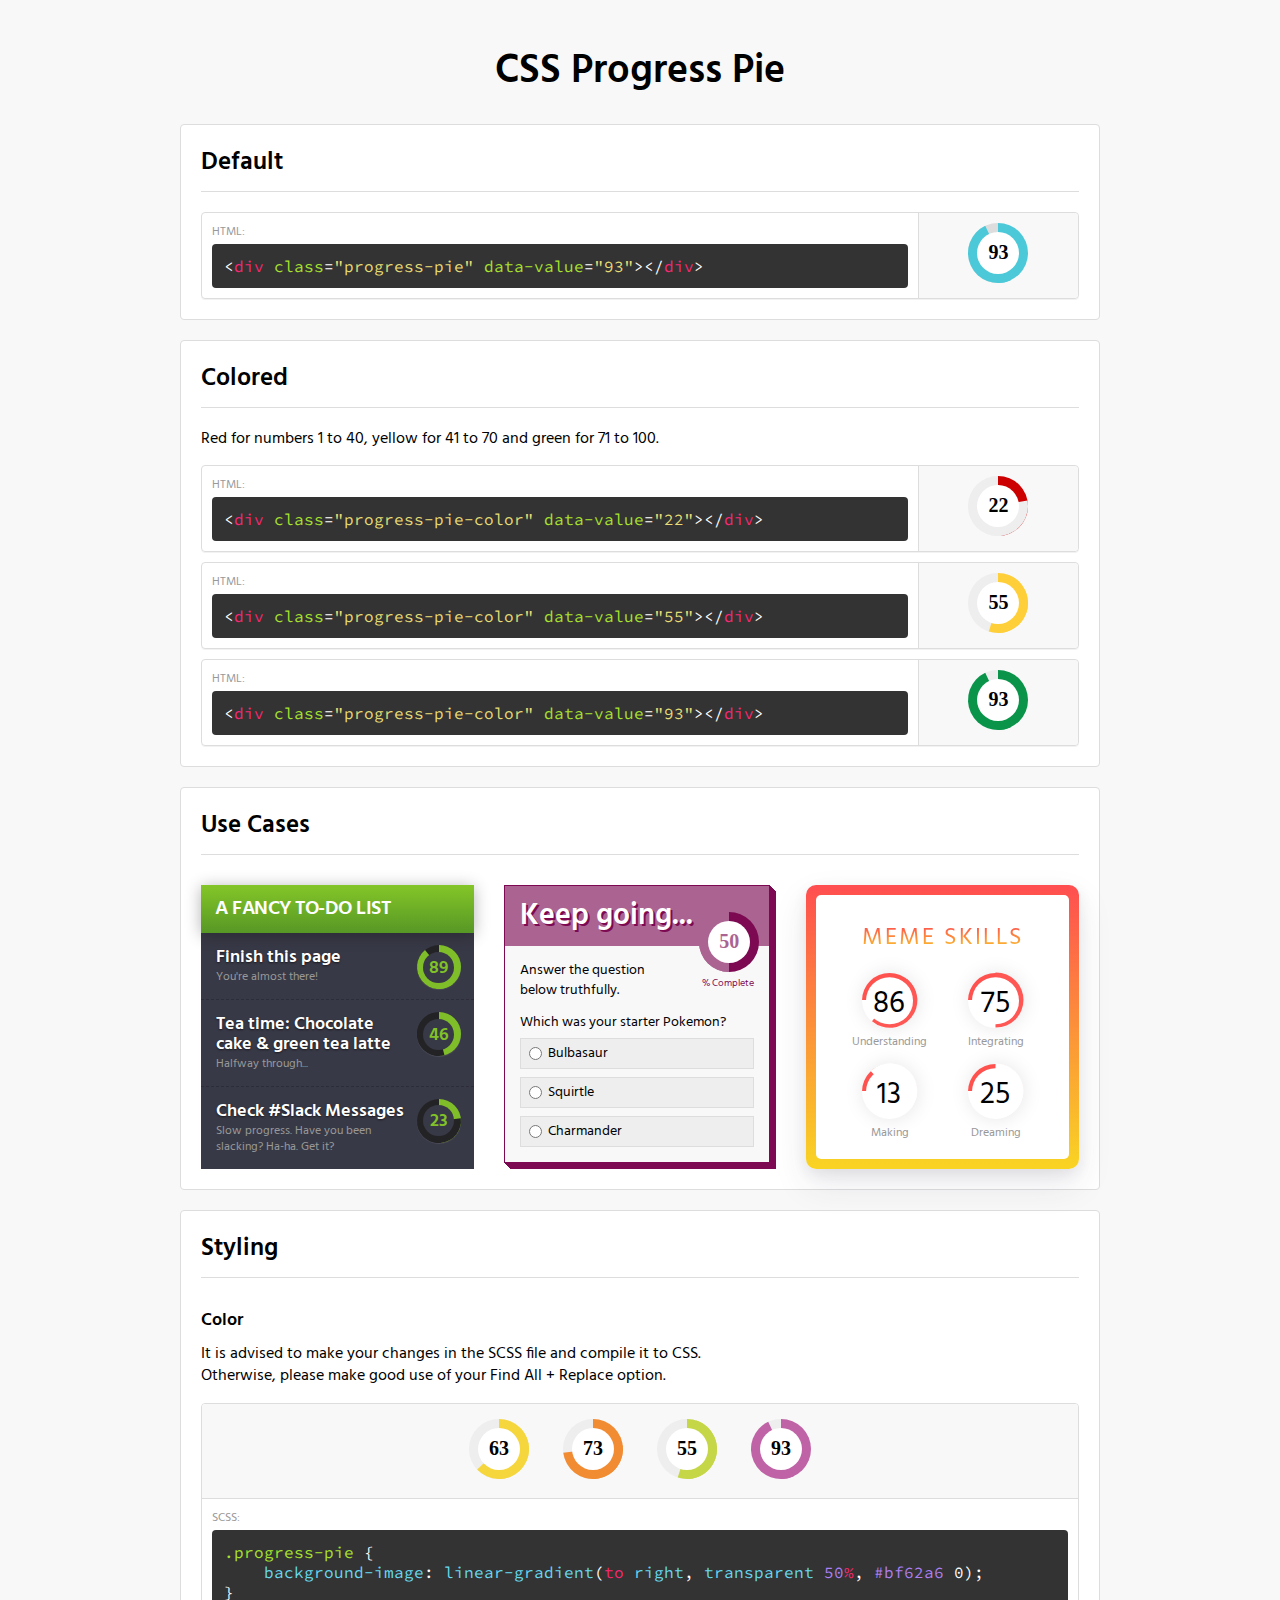
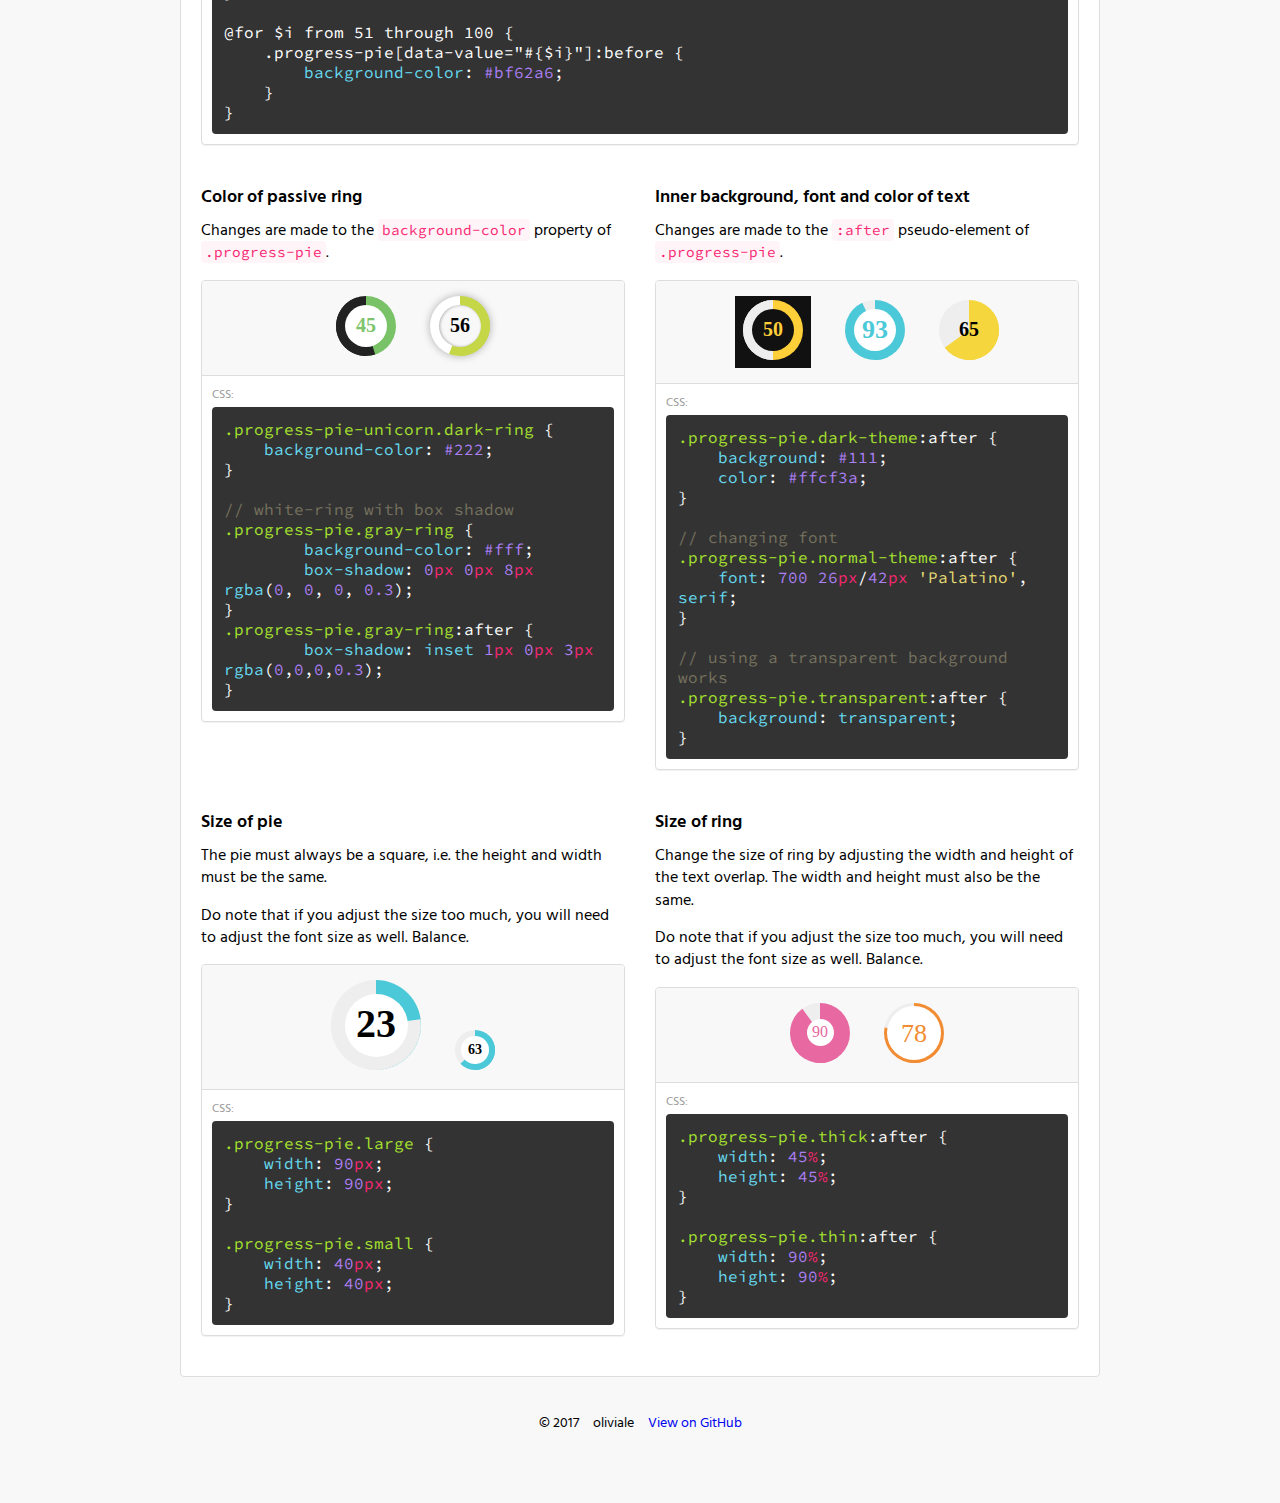
<file: css/CSS-Progress-Pie-master/index.html>
<!doctype html>

<html lang="en">
<head>
	<meta charset="utf-8">
	<title>CSS Progress Pie by oliviale</title>
	<meta name="description" content="A simple CSS progress pie for your simple needs.">
	<meta name="author" content="Olivia Ng @ github.io/oliviale">
	<meta name="viewport" content="width=device-width" />
	<link rel="shortcut icon" href="favicon.png">
	<link href="https://fonts.googleapis.com/css?family=Hind:400,600|Source+Code+Pro:400" rel="stylesheet"/>
	<link rel="stylesheet" href="css/progress_pie_color_compiled.css"/>
	<link rel="stylesheet" href="css/progress_pie_compiled.css"/>
	<link rel="stylesheet" href="css/progress_pie_unicorn.css"/>

	<style>
		/* http://meyerweb.com/eric/tools/css/reset/ 
		   v2.0 | 20110126
		   License: none (public domain)
		*/

		html, body, div, span, applet, object, iframe,
		h1, h2, h3, h4, h5, h6, p, blockquote, pre,
		a, abbr, acronym, address, big, cite, code,
		del, dfn, em, img, ins, kbd, q, s, samp,
		small, strike, strong, sub, sup, tt, var,
		b, u, i, center,
		dl, dt, dd, ol, ul, li,
		fieldset, form, label, legend,
		table, caption, tbody, tfoot, thead, tr, th, td,
		article, aside, canvas, details, embed, 
		figure, figcaption, footer, header, hgroup, 
		menu, nav, output, ruby, section, summary,
		time, mark, audio, video {
			margin: 0;
			padding: 0;
			border: 0;
			font-size: 100%;
			font: inherit;
			vertical-align: baseline;
		}
		/* HTML5 display-role reset for older browsers */
		article, aside, details, figcaption, figure, 
		footer, header, hgroup, menu, nav, section {
			display: block;
		}
		body {
			line-height: 1;
		}
		ol, ul {
			list-style: none;
		}
		blockquote, q {
			quotes: none;
		}
		blockquote:before, blockquote:after,
		q:before, q:after {
			content: '';
			content: none;
		}
		table {
			border-collapse: collapse;
			border-spacing: 0;
		}

		html {
			box-sizing: border-box;
		}
		*, *:before, *:after {
			box-sizing: inherit;
		}

		body {
			font-family: 'Hind', Arial, sans-serif;
			background: #f8f8f8;
		}
		p {
			font: 400 16px/1.4 'Hind', sans-serif;
			margin: 0 0 15px;
		}
		h1 {
			font: 600 40px/1.6 'Hind', sans-serif;
			margin: 20px 0;
			text-align: center;
		}
		h3 {
			font: 600 25px/1.4 'Hind', sans-serif;
			margin: 20px 0;
		}
		h5 {
			font: 600 18px/1.4 'Hind', sans-serif;
			margin: 10px 0;
		}
		section {
			margin: 0 0 20px;
		    background: #fff;
		    padding: 1px 20px 10px;
		    border-radius: 4px;
		    border: 1px solid #ddd;
		}
		footer {
			padding: 20px;
			font-size: 14px;
			text-align: center;
		}
		a {
			text-decoration: none;
		}
		.with-line {
			padding-bottom: 10px;
			border-bottom: 1px solid #ddd;
		}
		.container {
			margin: 0 auto 2em;
			width: 100%;
			max-width: 960px;
			padding: 20px;
		}
		.flex {
			display: flex;
			flex-wrap: wrap;
		}
		.flex-child {
    		flex: 0 1 100%;
		}
		.solo-example, .card-example {
			border: 1px solid #ddd;
			box-shadow: 0 1px 0px rgba(0,0,0,0.05);
			border-radius: 4px;
			margin: 10px 0;
			overflow: hidden;
		}
		.code-wrapper {
			flex: 5;
			padding: 10px;
		}

		code {
		    font: 400 16px 'Source Code Pro', 'Courier New', monospace;
		    padding: 12px;
		    background: #333;
		    display: block;
		    margin: 5px 0 0;
		    border-radius: 4px;
		    color: #fff;
		}

		.solo-example > figure {
			flex: 1;
			padding: 10px;
			text-align: center;
			background: #f8f8f8;
			border-left: 1px solid #ddd;
			border-radius: 0 4px 4px 0;
		}
		.solo-example .progress-pie {
			margin: 0;
			background-color: #ddd;
		}
		.small-text {
			font-size: 12px;
			color: #999;
		}
		.text-tag {
			color: rgb(249,38,114);
		}
		.code-inline {
			font-size: 90%;
		    padding: 2px 4px;
		    background-color: rgba(249,38,114,0.05);
		    color: rgb(249,38,114);
		    vertical-align: top;
		    border-radius: 4px;
		    font-family: 'Source Code Pro', 'Courier New', monospace;
		}
		.text-att {
			color: rgb(166,226,46);
		}
		.text-attc {
			color: rgb(230,219,116);
		}
		.text-prop {
			color: rgb(102,217,239);
		}
		.text-propc {
			color: rgb(172,127,243);
		}
		.text-comment {
			color: rgb(117,113,94);
		}
		.flex.margin {
			margin: 0 -15px;
		}
		.flex-child.padding {
			padding: 0 15px;
		}
		.card-example {
			margin-bottom: 30px;
		}
		.card-example > figure {
			text-align: center;
			padding: 15px;
			background: #f8f8f8;
			border-bottom: 1px solid #ddd;
		}
		.card-example code {
			white-space:pre-wrap;
		}
		.card-example > figure > div {
			margin: 0 15px;
		}
		.flex-child.half {
			flex: 1 0 50%;
		}
		.flex-child.third {
			flex: 1 0 33.333333%;
		}

		.progress-pie.large {
			width: 90px;
			height: 90px;
		}

		.progress-pie.large:after {
			font: 900 40px/60px Tahoma;
		}

		.progress-pie.small {
			width: 40px;
			height: 40px;
		}

		.progress-pie.small:after {
    		font: 900 14px/28px Tahoma;		
		}
		
		.progress-pie-unicorn.thick:after {
			width: 45%;
			height: 45%;
			font: 16px/26px Tahoma;
			color: #e868a2;
		}
		.progress-pie-unicorn.thin:after {
			width: 90%;
			height: 90%;
			font: 26px/55px Tahoma;
    		color: #f28c33;
		}
		.progress-pie-unicorn.dark-ring {
			background-color: #222;
		}
		.progress-pie-unicorn.dark-ring:after {
			color: #7ec46d;;
		}
		.progress-pie-unicorn.gray-ring {
			background-color: #fff;
			box-shadow: 0px 0px 8px rgba(0, 0, 0, 0.3);
		}
		.progress-pie-unicorn.gray-ring:after {
			box-shadow: inset 1px 0px 3px rgba(0,0,0,0.3);
			background: #f8f8f8;
		}
		.progress-pie-color.dark-theme:after {
			background-color: #111;
			color: #ffcf3a;
		}
		.progress-pie-unicorn.transparent:after {
			background: transparent;
		}
		.progress-pie.normal-theme:after {
			font: 700 26px/42px 'Palatino', serif;
			color: #4CC9D8;
		}
		.dark-theme-wrapper {
			background: #111;
		    display: inline-block;
		    padding: 4px 8px;
		}

		.to-do-list {
			background: rgb(56,57,70);
			color: #fff;
			margin: 10px 0;
		}
		.title {
			background: linear-gradient(to top, rgb(87,151,38) 0%, rgb(132, 198, 40) 100%);
		    padding: 8px 14px;
		    box-shadow: 0 2px 16px rgba(0,0,0,0.3);
		    font: 600 20px 'Hind', sans-serif;
		    letter-spacing: -.5px;
		    text-transform: uppercase;
		}
		.to-do {
			padding: 15px;
		}
		.to-do:not(:last-of-type) {
			border-bottom: 1px dashed rgba(0,0,0,0.2);
		}

		.to-do h5 {
			text-shadow: 0 1px 2px rgba(0,0,0,.6);
    		margin: 0;
    		line-height: 1.1;
		} 

		.to-do span {
			font-size: 12px;
    		color: #999;
		}
		.to-do-list .progress-pie {
			float: right;
			margin: -3px -2px 0 10px;
			width: 44px;
			height: 44px;
			background: #232326;
    		background-image: -webkit-linear-gradient(left,transparent 50%,#7fbe29 0);
    		background-image: linear-gradient(to right,transparent 50%,#7fbe29 0);
		    box-shadow: 0 1px 1px rgba(255,255,255,0.1);
		}
		.to-do-list .progress-pie:after {
			background-color: #383946;
		    font: 600 18px/34px 'Hind', sans-serif;
		    color: #81c228;
		}
		.progress-pie[data-value="89"]:before {
    		background-color: #7fbe29;
    	}
    	.profile-card {
    		background: linear-gradient(to bottom, rgb(255, 78, 80), rgb(249, 212, 35));
    		border-radius: 10px;
    		padding: 10px;
    		text-align: center;
			box-shadow: 0 15px 35px rgba(50,50,93,.1), 0 5px 15px rgba(0,0,0,.07);
			margin: 10px 0;
    	}
    	.profile-card > div {
    		border-radius: 5px;
    		background: #fff;
    		padding: 20px 20px 10px ;
    	}
    	.profile-card h2 {
		    font: 400 24px/1.1 'Hind', sans-serif;
		    text-align: center;
		    display: block;
		    flex: 1 100%;
		    color: rgba(0,0,0,0.5);
		    margin: 10px 0 15px;
		    letter-spacing: 2px;
		    text-transform: uppercase;
		    background: -webkit-linear-gradient(rgb(255, 78, 80), rgb(249, 212, 35));
		    -webkit-background-clip: text;
		    -webkit-text-fill-color: transparent;
    	}
    	.profile-card span {
    		font-size: 12px;
		    display: block;
		    color: #999;
		    margin-bottom: 10px;
    	}
    	.profile-card .progress-pie {
    		width: 55px;
    		height: 55px;
		    margin: 5px;
			transform: rotate(-90deg);
			background: #ffffff;
			background-image: linear-gradient(to right,transparent 50%,#ff524f 0);
			top: 1px;
    		box-shadow: 0 1px 20px rgba(0, 0, 0, 0.1);
    	}
    	.profile-card .progress-pie:after {
    		font: 400 30px/54px 'Hind', sans-serif;
    		transform: rotate(90deg);
    		width: 85%;
    		height: 85%;
    	}
    	.profile-card .progress-pie[data-value="86"]:before, .profile-card .progress-pie[data-value="75"]:before {
    		background-color: #ff5754;
    	}
    	.onboarding {
		    background: #f8f8f8;
		    box-shadow: 1px 1px 0px #7d0952, 2px 2px 0px #7d0952, 3px 3px 0px #7d0952, 4px 4px 0px #7d0952, 5px 5px 0px #7d0952, 6px 6px 0px #7d0952;
		    margin: 10px 6px 16px 00;
		    border: 1px solid #7d0952;
    		overflow: hidden;
    	}
    	.instruction {
    		padding: 15px;
		    background: #ab6491;
		    position: relative;
    	}
    	.instruction .progress-pie {
    		margin: 0;
		    position: absolute;
		    right: 10px;
		    bottom: -26px;
		    z-index: 100;
		    background-color: #ab6491;
		    background-image: linear-gradient(to right,transparent 50%,#7d0952 0);
    	}
    	.instruction .progress-pie:after {
    		color: #ab6491;
    	}
    	.instruction .progress-pie-detail {
    		position: absolute;
		    right: 15px;
		    font-size: 10px;
		    bottom: -42px;
		    color: #7d0952;
    	}
    	.instruction h2 {
    		color: #fff;
		    font-size: 30px;
		    text-shadow: 2px 2px 0px rgb(125, 9, 82);
		    font-weight: 600;
    	}
    	.form {
    		padding: 15px 15px 7px;
    		font-size: 14px;
    	}
    	.form p {
    		padding-right: 80px;
    		font-size: 14px;
    	}
    	.radio {
    		padding: 5px;
		    background: #eee;
		    border: 1px solid #ddd;
		    margin: 8px 0;
    	}
    	.radio span {
    		vertical-align: middle;
    		margin-top: 2px;
    		display: inline-block;
    	}
    	input[type="radio"] {
		    vertical-align: middle;
		    margin: 3px;
		}
		@media screen and (max-width: 768px) {
			.flex-child.third, .flex-child.half {
				flex: 0 1 100%;
			}
			.profile-card .flex-child {
				flex: 1 0 50% !important;
			}
		}
	</style>
</head>

<body>
<div class="container">
	<h1>CSS Progress Pie</h1>

	<section>
		<h3 class="with-line">Default</h3>
		<div class="solo-example flex">
			<div class="code-wrapper">
				<span class="small-text">HTML:</span>
				<code>
					<span>&lt;</span><span class="text-tag">div</span>
					<span class="text-att">class</span><span>=</span><span class="text-attc">"progress-pie"</span>
					<span class="text-att">data-value</span><span>=</span><span class="text-attc">"93"</span><span>&gt;</span><span>&lt;/</span><span class="text-tag">div</span><span>&gt;</span>
				</code>
			</div>
			<figure>
				<div class="progress-pie" data-value="93"></div>
			</figure>
		</div>
	</section>

	<section>
		<h3 class="with-line">Colored</h3>
		<p>Red for numbers 1 to 40, yellow for 41 to 70 and green for 71 to 100.</p>
		<div class="solo-example flex">
			<div class="code-wrapper">
				<span class="small-text">HTML:</span>
				<code>
					<span>&lt;</span><span class="text-tag">div</span>
					<span class="text-att">class</span><span>=</span><span class="text-attc">"progress-pie-color"</span>
					<span class="text-att">data-value</span><span>=</span><span class="text-attc">"22"</span><span>&gt;</span><span>&lt;/</span><span class="text-tag">div</span><span>&gt;</span>
				</code>
			</div>
			<figure>
				<div class="progress-pie-color" data-value="22"></div>
			</figure>
		</div>
		<div class="solo-example flex">
			<div class="code-wrapper">
				<span class="small-text">HTML:</span>
				<code>
					<span>&lt;</span><span class="text-tag">div</span>
					<span class="text-att">class</span><span>=</span><span class="text-attc">"progress-pie-color"</span>
					<span class="text-att">data-value</span><span>=</span><span class="text-attc">"55"</span><span>&gt;</span><span>&lt;/</span><span class="text-tag">div</span><span>&gt;</span>
				</code>
			</div>
			<figure>
				<div class="progress-pie-color" data-value="55"></div>
			</figure>
		</div>
		<div class="solo-example flex">
			<div class="code-wrapper">
				<span class="small-text">HTML:</span>
				<code>
					<span>&lt;</span><span class="text-tag">div</span>
					<span class="text-att">class</span><span>=</span><span class="text-attc">"progress-pie-color"</span>
					<span class="text-att">data-value</span><span>=</span><span class="text-attc">"93"</span><span>&gt;</span><span>&lt;/</span><span class="text-tag">div</span><span>&gt;</span>
				</code>
			</div>
			<figure>
				<div class="progress-pie-color" data-value="93"></div>
			</figure>
		</div>
	</section>

	<section>
		<h3 class="with-line">Use Cases</h3>
		<div class="flex margin">
			<div class="flex-child third padding">
				<div class="to-do-list">
					<div class="title">A Fancy To-Do List</div>
					<div class="to-do">
						<div class="progress-pie" data-value="89"></div>
						<h5>Finish this page</h5>
						<span>You're almost there!</span>
					</div>
					<div class="to-do">
						<div class="progress-pie" data-value="46"></div>
						<h5>Tea time: Chocolate cake & green tea latte</h5>
						<span>Halfway through...</span>
					</div>
					<div class="to-do">
						<div class="progress-pie" data-value="23"></div>
						<h5>Check #Slack Messages</h5>
						<span>Slow progress. Have you been slacking? Ha-ha. Get it?</span>
					</div>
				</div>
			</div>
			<div class="flex-child third padding">
				<div class="onboarding">
					<div class="instruction">
						<div class="progress-pie" data-value="50"></div>
						<div class="progress-pie-detail">% Complete</div>
						<h2>Keep going...</h2>
					</div>
					<div class="form">
						<p>Answer the question below truthfully.</p>
						<div>Which was your starter Pokemon?</div>
						<div class="radio">
							<label>
						    	<input type="radio" name="pokemon" value="bulba"/>
						    	<span>Bulbasaur</span>
						 	</label>
						</div>
						<div class="radio">
							<label>
						    	<input type="radio" name="pokemon" value="squir"/>
						    	<span>Squirtle</span>
						 	</label>
						</div>
						<div class="radio">
							<label>
						    	<input type="radio" name="pokemon" value="char"/>
						    	<span>Charmander</span>
						 	</label>
						</div>
					</div>
				</div>
			</div>
			<div class="flex-child third padding">
				<div class="profile-card">
					<div class="flex">
						<h2>Meme Skills</h2>
						<div class="flex-child half">
							<div class="progress-pie" data-value="86"></div>
							<span>Understanding</span>
						</div>
						<div class="flex-child half">
							<div class="progress-pie" data-value="75"></div>
							<span>Integrating</span>
						</div>
						<div class="flex-child half">
							<div class="progress-pie" data-value="13"></div>
							<span>Making</span>
						</div>
						<div class="flex-child half">
							<div class="progress-pie" data-value="25"></div>
							<span>Dreaming</span>
						</div>
					</div>
				</div>
			</div>
		</div>
	</section>

	<section>
		<h3 id="styling" class="with-line">Styling</h3>
		<div class="flex margin">
			<div class="flex-child full padding">
				<h5>Color</h5>
				<p>It is advised to make your changes in the SCSS file and compile it to CSS. <br>Otherwise, please make good use of your Find All + Replace option.</p>
				<div class="card-example">
					<figure>
						<div class="progress-pie-unicorn" data-value="63"></div>
						<div class="progress-pie-unicorn" data-value="73"></div>
						<div class="progress-pie-unicorn" data-value="55"></div>
						<div class="progress-pie-unicorn" data-value="93"></div>
					</figure>
					<div class="code-wrapper">
						<span class="small-text">SCSS:</span>
						<code><span class="text-att">.progress-pie</span> {
    <span class="text-prop">background-image</span>: <span class="text-prop">linear-gradient</span>(<span class="text-tag">to</span> <span class="text-prop">right</span>, <span class="text-prop">transparent</span> <span class="text-propc">50</span><span class="text-tag">%</span>, <span class="text-propc">#bf62a6</span> 0);
}

@for $i from 51 through 100 {
    .progress-pie[data-value="#{$i}"]:before {
        <span class="text-prop">background-color</span>: <span class="text-propc">#bf62a6</span>;
    }
}</code>
					</div>
				</div>

			</div>
			<div class="flex-child half padding">
				<h5>Color of passive ring</h5>
				<p>Changes are made to the <span class="code-inline">background-color</span> property of <span class="code-inline">.progress-pie</span>.
				<div class="card-example">
					<figure>
						<div class="progress-pie-unicorn dark-ring" data-value="45"></div>
						<div class="progress-pie-unicorn gray-ring" data-value="56"></div>
					</figure>
					<div class="code-wrapper">
						<span class="small-text">CSS:</span>
						<code><span class="text-att">.progress-pie-unicorn.dark-ring</span> {
    <span class="text-prop">background-color</span>: <span class="text-propc">#222</span>;
}

<span class="text-comment">// white-ring with box shadow</span>
<span class="text-att">.progress-pie.gray-ring</span> {
	<span class="text-prop">background-color</span>: <span class="text-propc">#fff</span>;
	<span class="text-prop">box-shadow</span>: <span class="text-propc">0</span><span class="text-tag">px</span> <span class="text-propc">0</span><span class="text-tag">px</span> <span class="text-propc">8</span><span class="text-tag">px</span> <span class="text-prop">rgba</span>(<span class="text-propc">0</span>, <span class="text-propc">0</span>, <span class="text-propc">0</span>, <span class="text-propc">0.3</span>);
}
<span class="text-att">.progress-pie.gray-ring</span>:after {
	<span class="text-prop">box-shadow</span>: <span class="text-prop">inset</span> <span class="text-propc">1</span><span class="text-tag">px</span> <span class="text-propc">0</span><span class="text-tag">px</span> <span class="text-propc">3</span><span class="text-tag">px</span> <span class="text-prop">rgba</span>(<span class="text-propc">0</span>,<span class="text-propc">0</span>,<span class="text-propc">0</span>,<span class="text-propc">0.3</span>);
}</code>
					</div>
				</div>

			</div>
			
			<div class="flex-child half padding">
				<h5>Inner background, font and color of text</h5>
				<p>Changes are made to the <span class="code-inline">:after</span> pseudo-element of <span class="code-inline">.progress-pie</span>.
				<div class="card-example">
					<figure>
						<div class="dark-theme-wrapper">
							<div class="progress-pie-color dark-theme" data-value="50"></div>
						</div>
						<div class="progress-pie normal-theme" data-value="93"></div>
						<div class="progress-pie-unicorn transparent" data-value="65"></div>
					</figure>
					<div class="code-wrapper">
						<span class="small-text">CSS:</span>
						<code><span class="text-att">.progress-pie.dark-theme</span>:after {
    <span class="text-prop">background</span>: <span class="text-propc">#111</span>;
    <span class="text-prop">color</span>: <span class="text-propc">#ffcf3a</span>;
}

<span class="text-comment">// changing font</span>
<span class="text-att">.progress-pie.normal-theme</span>:after {
    <span class="text-prop">font</span>: <span class="text-propc">700</span> <span class="text-propc">26</span><span class="text-tag">px</span>/<span class="text-propc">42</span><span class="text-tag">px</span> <span class="text-attc">'Palatino'</span>, <span class="text-prop">serif</span>;
}	

<span class="text-comment">// using a transparent background works</span>
<span class="text-att">.progress-pie.transparent</span>:after {
    <span class="text-prop">background</span>: <span class="text-prop">transparent</span>;
}</code>
					</div>
				</div>

			</div>
			<div class="flex-child half padding">
				<h5>Size of pie</h5>
				<p>The pie must always be a square, i.e. the height and width must be the same.</p>
				<p>Do note that if you adjust the size too much, you will need to adjust the font size as well. Balance.</p>
				<div class="card-example">
					<figure>
						<div class="progress-pie large" data-value="23"></div>
						<div class="progress-pie small" data-value="63"></div>
					</figure>
					<div class="code-wrapper">
						<span class="small-text">CSS:</span>
						<code><span class="text-att">.progress-pie.large</span> {
    <span class="text-prop">width</span>: <span class="text-propc">90</span><span class="text-tag">px</span>;
    <span class="text-prop">height</span>: <span class="text-propc">90</span><span class="text-tag">px</span>;
}

<span class="text-att">.progress-pie.small</span> {
    <span class="text-prop">width</span>: <span class="text-propc">40</span><span class="text-tag">px</span>;
    <span class="text-prop">height</span>: <span class="text-propc">40</span><span class="text-tag">px</span>;
}</code>
					</div>
				</div>

			</div>
			<div class="flex-child half padding">
				<h5>Size of ring</h5>
				<p>Change the size of ring by adjusting the width and height of the text overlap. The width and height must also be the same.</p>
				<p>Do note that if you adjust the size too much, you will need to adjust the font size as well. Balance.</p>
				<div class="card-example">
					<figure>
						<div class="progress-pie-unicorn thick" data-value="90"></div>
						<div class="progress-pie-unicorn thin" data-value="78"></div>
					</figure>
					<div class="code-wrapper">
						<span class="small-text">CSS:</span>
						<code><span class="text-att">.progress-pie.thick</span>:after {
    <span class="text-prop">width</span>: <span class="text-propc">45</span><span class="text-tag">%</span>;
    <span class="text-prop">height</span>: <span class="text-propc">45</span><span class="text-tag">%</span>;
}

<span class="text-att">.progress-pie.thin</span>:after {
    <span class="text-prop">width</span>: <span class="text-propc">90</span><span class="text-tag">%</span>;
    <span class="text-prop">height</span>: <span class="text-propc">90</span><span class="text-tag">%</span>;
}</code>
					</div>
				</div>

			</div>
		</div>
	</section>
	<footer>
	&copy; 2017&emsp;oliviale&emsp;<a href="https://github.com/oliviale/CSS-Progress-Pie" target="_blank">View on GitHub</a>
	</footer>
</div>
</body>
</file>
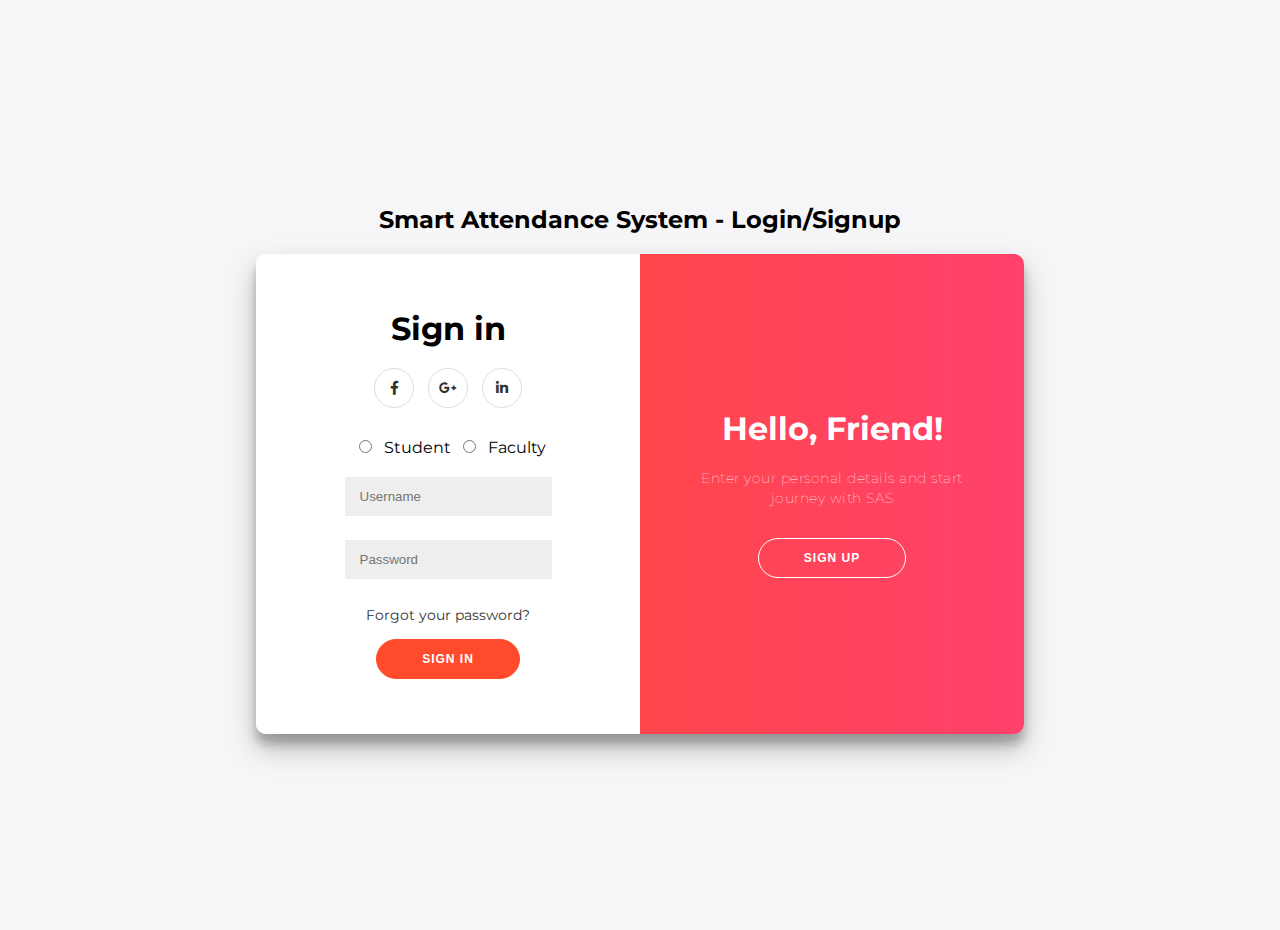
<file: login.html>
<!DOCTYPE html>
<html lang="en">
<head>
	<title>Login/Signup</title>
  <meta charset="UTF-8">
  <link rel='stylesheet' href='https://cdnjs.cloudflare.com/ajax/libs/font-awesome/5.14.0/css/all.min.css'>
  <link rel="stylesheet" type="text/css" href="css/login.css">
  <!-- <script id="rendered-js" src="js/login.js"></script> -->
  <meta name="viewport" content="width=device-width,initial-scale=1.0">
</head>

<body translate="no">

	<div class="account-create-message">
	  <!-- <span class="closebtn" onclick="this.parentElement.style.display='none';">&times;</span>   -->
	  <strong>Success!</strong> Your Account Created.
	</div>

  <h2>Smart Attendance System - Login/Signup</h2>
	<div class="container" id="container">
		<div class="form-container sign-up-container">
			<form action="#" onsubmit="return false">
				<h1>Create Account</h1>
				<div class="social-container">
					<a href="#" class="social"><i class="fab fa-facebook-f"></i></a>
					<a href="#" class="social"><i class="fab fa-google-plus-g"></i></a>
					<a href="#" class="social"><i class="fab fa-linkedin-in"></i></a>
				</div>
				<div class="student-faculty-selector">
					<input type="radio" name="login-type"> Student
					<input type="radio" name="login-type">   Faculty
				</div>
				<input type="text" placeholder="Username" />
				<input type="email" placeholder="Email" />
				<input type="password" placeholder="Password" />
				<button onclick="displaymsg()">Sign Up</button>
			</form>
		</div>
		<div class="form-container sign-in-container">
			<form action="#" onsubmit="return false">
				<h1>Sign in</h1>
				<div class="social-container">
					<a href="#" class="social"><i class="fab fa-facebook-f"></i></a>
					<a href="#" class="social"><i class="fab fa-google-plus-g"></i></a>
					<a href="#" class="social"><i class="fab fa-linkedin-in"></i></a>
				</div>
				<div class="student-faculty-selector">
					<input type="radio" name="login-type"> Student
					<input type="radio" name="login-type"> Faculty
				</div>
				<input type="email" placeholder="Username" />
				<input type="password" placeholder="Password" />
				<a href="#">Forgot your password?</a>
				<button>Sign In</button>
			</form>
		</div>
		<div class="overlay-container">
			<div class="overlay">
				<div class="overlay-panel overlay-left">
					<h1>Welcome Back!</h1>
					<p>To keep connected with SAS please login with your personal info</p>
					<button class="ghost" id="signIn">Sign In</button>
				</div>
				<div class="overlay-panel overlay-right">
					<h1>Hello, Friend!</h1>
					<p>Enter your personal details and start journey with SAS</p>
					<button class="ghost" id="signUp">Sign Up</button>
				</div>
			</div>
		</div>
	</div>
	<script src="js/login.js"></script>
</body>
</html>
</file>
<file: css/CSS-Progress-Pie-master/css/progress_pie_color_compiled.css>
/* CSS Progress Pie by Olivia Ng | MIT License | github.com/oliviale/css-progress-pie*/
.progress-pie-color{width:60px;height:60px;border-radius:50%;background:#eee;position:relative;display:inline-block}.progress-pie-color::before{content:'';display:block;margin-left:50%;height:100%;border-radius:0 100% 100% 0/50%;background-color:inherit;-webkit-transform-origin:left;-ms-transform-origin:left;transform-origin:left}.progress-pie-color::after{content:attr(data-value);position:absolute;width:70%;height:70%;margin:auto;border-radius:50%;background-color:#fff;left:0;right:0;top:0;bottom:0;text-align:center;font:900 20px/41px Tahoma}.progress-pie-color[data-value="0"]{background-image:-webkit-linear-gradient(left,transparent 50%,#c00 0);background-image:linear-gradient(to right,transparent 50%,#c00 0)}.progress-pie-color[data-value="0"]:before{-webkit-transform:rotate(0turn);-ms-transform:rotate(0turn);transform:rotate(0turn)}.progress-pie-color[data-value="1"]{background-image:-webkit-linear-gradient(left,transparent 50%,#c00 0);background-image:linear-gradient(to right,transparent 50%,#c00 0)}.progress-pie-color[data-value="1"]:before{-webkit-transform:rotate(.01turn);-ms-transform:rotate(.01turn);transform:rotate(.01turn)}.progress-pie-color[data-value="2"]{background-image:-webkit-linear-gradient(left,transparent 50%,#c00 0);background-image:linear-gradient(to right,transparent 50%,#c00 0)}.progress-pie-color[data-value="2"]:before{-webkit-transform:rotate(.02turn);-ms-transform:rotate(.02turn);transform:rotate(.02turn)}.progress-pie-color[data-value="3"]{background-image:-webkit-linear-gradient(left,transparent 50%,#c00 0);background-image:linear-gradient(to right,transparent 50%,#c00 0)}.progress-pie-color[data-value="3"]:before{-webkit-transform:rotate(.03turn);-ms-transform:rotate(.03turn);transform:rotate(.03turn)}.progress-pie-color[data-value="4"]{background-image:-webkit-linear-gradient(left,transparent 50%,#c00 0);background-image:linear-gradient(to right,transparent 50%,#c00 0)}.progress-pie-color[data-value="4"]:before{-webkit-transform:rotate(.04turn);-ms-transform:rotate(.04turn);transform:rotate(.04turn)}.progress-pie-color[data-value="5"]{background-image:-webkit-linear-gradient(left,transparent 50%,#c00 0);background-image:linear-gradient(to right,transparent 50%,#c00 0)}.progress-pie-color[data-value="5"]:before{-webkit-transform:rotate(.05turn);-ms-transform:rotate(.05turn);transform:rotate(.05turn)}.progress-pie-color[data-value="6"]{background-image:-webkit-linear-gradient(left,transparent 50%,#c00 0);background-image:linear-gradient(to right,transparent 50%,#c00 0)}.progress-pie-color[data-value="6"]:before{-webkit-transform:rotate(.06turn);-ms-transform:rotate(.06turn);transform:rotate(.06turn)}.progress-pie-color[data-value="7"]{background-image:-webkit-linear-gradient(left,transparent 50%,#c00 0);background-image:linear-gradient(to right,transparent 50%,#c00 0)}.progress-pie-color[data-value="7"]:before{-webkit-transform:rotate(.07turn);-ms-transform:rotate(.07turn);transform:rotate(.07turn)}.progress-pie-color[data-value="8"]{background-image:-webkit-linear-gradient(left,transparent 50%,#c00 0);background-image:linear-gradient(to right,transparent 50%,#c00 0)}.progress-pie-color[data-value="8"]:before{-webkit-transform:rotate(.08turn);-ms-transform:rotate(.08turn);transform:rotate(.08turn)}.progress-pie-color[data-value="9"]{background-image:-webkit-linear-gradient(left,transparent 50%,#c00 0);background-image:linear-gradient(to right,transparent 50%,#c00 0)}.progress-pie-color[data-value="9"]:before{-webkit-transform:rotate(.09turn);-ms-transform:rotate(.09turn);transform:rotate(.09turn)}.progress-pie-color[data-value="10"]{background-image:-webkit-linear-gradient(left,transparent 50%,#c00 0);background-image:linear-gradient(to right,transparent 50%,#c00 0)}.progress-pie-color[data-value="10"]:before{-webkit-transform:rotate(.1turn);-ms-transform:rotate(.1turn);transform:rotate(.1turn)}.progress-pie-color[data-value="11"]{background-image:-webkit-linear-gradient(left,transparent 50%,#c00 0);background-image:linear-gradient(to right,transparent 50%,#c00 0)}.progress-pie-color[data-value="11"]:before{-webkit-transform:rotate(.11turn);-ms-transform:rotate(.11turn);transform:rotate(.11turn)}.progress-pie-color[data-value="12"]{background-image:-webkit-linear-gradient(left,transparent 50%,#c00 0);background-image:linear-gradient(to right,transparent 50%,#c00 0)}.progress-pie-color[data-value="12"]:before{-webkit-transform:rotate(.12turn);-ms-transform:rotate(.12turn);transform:rotate(.12turn)}.progress-pie-color[data-value="13"]{background-image:-webkit-linear-gradient(left,transparent 50%,#c00 0);background-image:linear-gradient(to right,transparent 50%,#c00 0)}.progress-pie-color[data-value="13"]:before{-webkit-transform:rotate(.13turn);-ms-transform:rotate(.13turn);transform:rotate(.13turn)}.progress-pie-color[data-value="14"]{background-image:-webkit-linear-gradient(left,transparent 50%,#c00 0);background-image:linear-gradient(to right,transparent 50%,#c00 0)}.progress-pie-color[data-value="14"]:before{-webkit-transform:rotate(.14turn);-ms-transform:rotate(.14turn);transform:rotate(.14turn)}.progress-pie-color[data-value="15"]{background-image:-webkit-linear-gradient(left,transparent 50%,#c00 0);background-image:linear-gradient(to right,transparent 50%,#c00 0)}.progress-pie-color[data-value="15"]:before{-webkit-transform:rotate(.15turn);-ms-transform:rotate(.15turn);transform:rotate(.15turn)}.progress-pie-color[data-value="16"]{background-image:-webkit-linear-gradient(left,transparent 50%,#c00 0);background-image:linear-gradient(to right,transparent 50%,#c00 0)}.progress-pie-color[data-value="16"]:before{-webkit-transform:rotate(.16turn);-ms-transform:rotate(.16turn);transform:rotate(.16turn)}.progress-pie-color[data-value="17"]{background-image:-webkit-linear-gradient(left,transparent 50%,#c00 0);background-image:linear-gradient(to right,transparent 50%,#c00 0)}.progress-pie-color[data-value="17"]:before{-webkit-transform:rotate(.17turn);-ms-transform:rotate(.17turn);transform:rotate(.17turn)}.progress-pie-color[data-value="18"]{background-image:-webkit-linear-gradient(left,transparent 50%,#c00 0);background-image:linear-gradient(to right,transparent 50%,#c00 0)}.progress-pie-color[data-value="18"]:before{-webkit-transform:rotate(.18turn);-ms-transform:rotate(.18turn);transform:rotate(.18turn)}.progress-pie-color[data-value="19"]{background-image:-webkit-linear-gradient(left,transparent 50%,#c00 0);background-image:linear-gradient(to right,transparent 50%,#c00 0)}.progress-pie-color[data-value="19"]:before{-webkit-transform:rotate(.19turn);-ms-transform:rotate(.19turn);transform:rotate(.19turn)}.progress-pie-color[data-value="20"]{background-image:-webkit-linear-gradient(left,transparent 50%,#c00 0);background-image:linear-gradient(to right,transparent 50%,#c00 0)}.progress-pie-color[data-value="20"]:before{-webkit-transform:rotate(.2turn);-ms-transform:rotate(.2turn);transform:rotate(.2turn)}.progress-pie-color[data-value="21"]{background-image:-webkit-linear-gradient(left,transparent 50%,#c00 0);background-image:linear-gradient(to right,transparent 50%,#c00 0)}.progress-pie-color[data-value="21"]:before{-webkit-transform:rotate(.21turn);-ms-transform:rotate(.21turn);transform:rotate(.21turn)}.progress-pie-color[data-value="22"]{background-image:-webkit-linear-gradient(left,transparent 50%,#c00 0);background-image:linear-gradient(to right,transparent 50%,#c00 0)}.progress-pie-color[data-value="22"]:before{-webkit-transform:rotate(.22turn);-ms-transform:rotate(.22turn);transform:rotate(.22turn)}.progress-pie-color[data-value="23"]{background-image:-webkit-linear-gradient(left,transparent 50%,#c00 0);background-image:linear-gradient(to right,transparent 50%,#c00 0)}.progress-pie-color[data-value="23"]:before{-webkit-transform:rotate(.23turn);-ms-transform:rotate(.23turn);transform:rotate(.23turn)}.progress-pie-color[data-value="24"]{background-image:-webkit-linear-gradient(left,transparent 50%,#c00 0);background-image:linear-gradient(to right,transparent 50%,#c00 0)}.progress-pie-color[data-value="24"]:before{-webkit-transform:rotate(.24turn);-ms-transform:rotate(.24turn);transform:rotate(.24turn)}.progress-pie-color[data-value="25"]{background-image:-webkit-linear-gradient(left,transparent 50%,#c00 0);background-image:linear-gradient(to right,transparent 50%,#c00 0)}.progress-pie-color[data-value="25"]:before{-webkit-transform:rotate(.25turn);-ms-transform:rotate(.25turn);transform:rotate(.25turn)}.progress-pie-color[data-value="26"]{background-image:-webkit-linear-gradient(left,transparent 50%,#c00 0);background-image:linear-gradient(to right,transparent 50%,#c00 0)}.progress-pie-color[data-value="26"]:before{-webkit-transform:rotate(.26turn);-ms-transform:rotate(.26turn);transform:rotate(.26turn)}.progress-pie-color[data-value="27"]{background-image:-webkit-linear-gradient(left,transparent 50%,#c00 0);background-image:linear-gradient(to right,transparent 50%,#c00 0)}.progress-pie-color[data-value="27"]:before{-webkit-transform:rotate(.27turn);-ms-transform:rotate(.27turn);transform:rotate(.27turn)}.progress-pie-color[data-value="28"]{background-image:-webkit-linear-gradient(left,transparent 50%,#c00 0);background-image:linear-gradient(to right,transparent 50%,#c00 0)}.progress-pie-color[data-value="28"]:before{-webkit-transform:rotate(.28turn);-ms-transform:rotate(.28turn);transform:rotate(.28turn)}.progress-pie-color[data-value="29"]{background-image:-webkit-linear-gradient(left,transparent 50%,#c00 0);background-image:linear-gradient(to right,transparent 50%,#c00 0)}.progress-pie-color[data-value="29"]:before{-webkit-transform:rotate(.29turn);-ms-transform:rotate(.29turn);transform:rotate(.29turn)}.progress-pie-color[data-value="30"]{background-image:-webkit-linear-gradient(left,transparent 50%,#c00 0);background-image:linear-gradient(to right,transparent 50%,#c00 0)}.progress-pie-color[data-value="30"]:before{-webkit-transform:rotate(.3turn);-ms-transform:rotate(.3turn);transform:rotate(.3turn)}.progress-pie-color[data-value="31"]{background-image:-webkit-linear-gradient(left,transparent 50%,#c00 0);background-image:linear-gradient(to right,transparent 50%,#c00 0)}.progress-pie-color[data-value="31"]:before{-webkit-transform:rotate(.31turn);-ms-transform:rotate(.31turn);transform:rotate(.31turn)}.progress-pie-color[data-value="32"]{background-image:-webkit-linear-gradient(left,transparent 50%,#c00 0);background-image:linear-gradient(to right,transparent 50%,#c00 0)}.progress-pie-color[data-value="32"]:before{-webkit-transform:rotate(.32turn);-ms-transform:rotate(.32turn);transform:rotate(.32turn)}.progress-pie-color[data-value="33"]{background-image:-webkit-linear-gradient(left,transparent 50%,#c00 0);background-image:linear-gradient(to right,transparent 50%,#c00 0)}.progress-pie-color[data-value="33"]:before{-webkit-transform:rotate(.33turn);-ms-transform:rotate(.33turn);transform:rotate(.33turn)}.progress-pie-color[data-value="34"]{background-image:-webkit-linear-gradient(left,transparent 50%,#c00 0);background-image:linear-gradient(to right,transparent 50%,#c00 0)}.progress-pie-color[data-value="34"]:before{-webkit-transform:rotate(.34turn);-ms-transform:rotate(.34turn);transform:rotate(.34turn)}.progress-pie-color[data-value="35"]{background-image:-webkit-linear-gradient(left,transparent 50%,#c00 0);background-image:linear-gradient(to right,transparent 50%,#c00 0)}.progress-pie-color[data-value="35"]:before{-webkit-transform:rotate(.35turn);-ms-transform:rotate(.35turn);transform:rotate(.35turn)}.progress-pie-color[data-value="36"]{background-image:-webkit-linear-gradient(left,transparent 50%,#c00 0);background-image:linear-gradient(to right,transparent 50%,#c00 0)}.progress-pie-color[data-value="36"]:before{-webkit-transform:rotate(.36turn);-ms-transform:rotate(.36turn);transform:rotate(.36turn)}.progress-pie-color[data-value="37"]{background-image:-webkit-linear-gradient(left,transparent 50%,#c00 0);background-image:linear-gradient(to right,transparent 50%,#c00 0)}.progress-pie-color[data-value="37"]:before{-webkit-transform:rotate(.37turn);-ms-transform:rotate(.37turn);transform:rotate(.37turn)}.progress-pie-color[data-value="38"]{background-image:-webkit-linear-gradient(left,transparent 50%,#c00 0);background-image:linear-gradient(to right,transparent 50%,#c00 0)}.progress-pie-color[data-value="38"]:before{-webkit-transform:rotate(.38turn);-ms-transform:rotate(.38turn);transform:rotate(.38turn)}.progress-pie-color[data-value="39"]{background-image:-webkit-linear-gradient(left,transparent 50%,#c00 0);background-image:linear-gradient(to right,transparent 50%,#c00 0)}.progress-pie-color[data-value="39"]:before{-webkit-transform:rotate(.39turn);-ms-transform:rotate(.39turn);transform:rotate(.39turn)}.progress-pie-color[data-value="40"]{background-image:-webkit-linear-gradient(left,transparent 50%,#c00 0);background-image:linear-gradient(to right,transparent 50%,#c00 0)}.progress-pie-color[data-value="40"]:before{-webkit-transform:rotate(.4turn);-ms-transform:rotate(.4turn);transform:rotate(.4turn)}.progress-pie-color[data-value="41"]{background-image:-webkit-linear-gradient(left,transparent 50%,#ffcf3a 0);background-image:linear-gradient(to right,transparent 50%,#ffcf3a 0)}.progress-pie-color[data-value="41"]:before{-webkit-transform:rotate(.41turn);-ms-transform:rotate(.41turn);transform:rotate(.41turn)}.progress-pie-color[data-value="42"]{background-image:-webkit-linear-gradient(left,transparent 50%,#ffcf3a 0);background-image:linear-gradient(to right,transparent 50%,#ffcf3a 0)}.progress-pie-color[data-value="42"]:before{-webkit-transform:rotate(.42turn);-ms-transform:rotate(.42turn);transform:rotate(.42turn)}.progress-pie-color[data-value="43"]{background-image:-webkit-linear-gradient(left,transparent 50%,#ffcf3a 0);background-image:linear-gradient(to right,transparent 50%,#ffcf3a 0)}.progress-pie-color[data-value="43"]:before{-webkit-transform:rotate(.43turn);-ms-transform:rotate(.43turn);transform:rotate(.43turn)}.progress-pie-color[data-value="44"]{background-image:-webkit-linear-gradient(left,transparent 50%,#ffcf3a 0);background-image:linear-gradient(to right,transparent 50%,#ffcf3a 0)}.progress-pie-color[data-value="44"]:before{-webkit-transform:rotate(.44turn);-ms-transform:rotate(.44turn);transform:rotate(.44turn)}.progress-pie-color[data-value="45"]{background-image:-webkit-linear-gradient(left,transparent 50%,#ffcf3a 0);background-image:linear-gradient(to right,transparent 50%,#ffcf3a 0)}.progress-pie-color[data-value="45"]:before{-webkit-transform:rotate(.45turn);-ms-transform:rotate(.45turn);transform:rotate(.45turn)}.progress-pie-color[data-value="46"]{background-image:-webkit-linear-gradient(left,transparent 50%,#ffcf3a 0);background-image:linear-gradient(to right,transparent 50%,#ffcf3a 0)}.progress-pie-color[data-value="46"]:before{-webkit-transform:rotate(.46turn);-ms-transform:rotate(.46turn);transform:rotate(.46turn)}.progress-pie-color[data-value="47"]{background-image:-webkit-linear-gradient(left,transparent 50%,#ffcf3a 0);background-image:linear-gradient(to right,transparent 50%,#ffcf3a 0)}.progress-pie-color[data-value="47"]:before{-webkit-transform:rotate(.47turn);-ms-transform:rotate(.47turn);transform:rotate(.47turn)}.progress-pie-color[data-value="48"]{background-image:-webkit-linear-gradient(left,transparent 50%,#ffcf3a 0);background-image:linear-gradient(to right,transparent 50%,#ffcf3a 0)}.progress-pie-color[data-value="48"]:before{-webkit-transform:rotate(.48turn);-ms-transform:rotate(.48turn);transform:rotate(.48turn)}.progress-pie-color[data-value="49"]{background-image:-webkit-linear-gradient(left,transparent 50%,#ffcf3a 0);background-image:linear-gradient(to right,transparent 50%,#ffcf3a 0)}.progress-pie-color[data-value="49"]:before{-webkit-transform:rotate(.49turn);-ms-transform:rotate(.49turn);transform:rotate(.49turn)}.progress-pie-color[data-value="50"]{background-image:-webkit-linear-gradient(left,transparent 50%,#ffcf3a 0);background-image:linear-gradient(to right,transparent 50%,#ffcf3a 0)}.progress-pie-color[data-value="50"]:before{-webkit-transform:rotate(.5turn);-ms-transform:rotate(.5turn);transform:rotate(.5turn)}.progress-pie-color[data-value="51"]{background-image:-webkit-linear-gradient(left,transparent 50%,#ffcf3a 0);background-image:linear-gradient(to right,transparent 50%,#ffcf3a 0)}.progress-pie-color[data-value="51"]:before{background-color:#ffcf3a;-webkit-transform:rotate(.01turn);-ms-transform:rotate(.01turn);transform:rotate(.01turn)}.progress-pie-color[data-value="52"]{background-image:-webkit-linear-gradient(left,transparent 50%,#ffcf3a 0);background-image:linear-gradient(to right,transparent 50%,#ffcf3a 0)}.progress-pie-color[data-value="52"]:before{background-color:#ffcf3a;-webkit-transform:rotate(.02turn);-ms-transform:rotate(.02turn);transform:rotate(.02turn)}.progress-pie-color[data-value="53"]{background-image:-webkit-linear-gradient(left,transparent 50%,#ffcf3a 0);background-image:linear-gradient(to right,transparent 50%,#ffcf3a 0)}.progress-pie-color[data-value="53"]:before{background-color:#ffcf3a;-webkit-transform:rotate(.03turn);-ms-transform:rotate(.03turn);transform:rotate(.03turn)}.progress-pie-color[data-value="54"]{background-image:-webkit-linear-gradient(left,transparent 50%,#ffcf3a 0);background-image:linear-gradient(to right,transparent 50%,#ffcf3a 0)}.progress-pie-color[data-value="54"]:before{background-color:#ffcf3a;-webkit-transform:rotate(.04turn);-ms-transform:rotate(.04turn);transform:rotate(.04turn)}.progress-pie-color[data-value="55"]{background-image:-webkit-linear-gradient(left,transparent 50%,#ffcf3a 0);background-image:linear-gradient(to right,transparent 50%,#ffcf3a 0)}.progress-pie-color[data-value="55"]:before{background-color:#ffcf3a;-webkit-transform:rotate(.05turn);-ms-transform:rotate(.05turn);transform:rotate(.05turn)}.progress-pie-color[data-value="56"]{background-image:-webkit-linear-gradient(left,transparent 50%,#ffcf3a 0);background-image:linear-gradient(to right,transparent 50%,#ffcf3a 0)}.progress-pie-color[data-value="56"]:before{background-color:#ffcf3a;-webkit-transform:rotate(.06turn);-ms-transform:rotate(.06turn);transform:rotate(.06turn)}.progress-pie-color[data-value="57"]{background-image:-webkit-linear-gradient(left,transparent 50%,#ffcf3a 0);background-image:linear-gradient(to right,transparent 50%,#ffcf3a 0)}.progress-pie-color[data-value="57"]:before{background-color:#ffcf3a;-webkit-transform:rotate(.07turn);-ms-transform:rotate(.07turn);transform:rotate(.07turn)}.progress-pie-color[data-value="58"]{background-image:-webkit-linear-gradient(left,transparent 50%,#ffcf3a 0);background-image:linear-gradient(to right,transparent 50%,#ffcf3a 0)}.progress-pie-color[data-value="58"]:before{background-color:#ffcf3a;-webkit-transform:rotate(.08turn);-ms-transform:rotate(.08turn);transform:rotate(.08turn)}.progress-pie-color[data-value="59"]{background-image:-webkit-linear-gradient(left,transparent 50%,#ffcf3a 0);background-image:linear-gradient(to right,transparent 50%,#ffcf3a 0)}.progress-pie-color[data-value="59"]:before{background-color:#ffcf3a;-webkit-transform:rotate(.09turn);-ms-transform:rotate(.09turn);transform:rotate(.09turn)}.progress-pie-color[data-value="60"]{background-image:-webkit-linear-gradient(left,transparent 50%,#ffcf3a 0);background-image:linear-gradient(to right,transparent 50%,#ffcf3a 0)}.progress-pie-color[data-value="60"]:before{background-color:#ffcf3a;-webkit-transform:rotate(.1turn);-ms-transform:rotate(.1turn);transform:rotate(.1turn)}.progress-pie-color[data-value="61"]{background-image:-webkit-linear-gradient(left,transparent 50%,#ffcf3a 0);background-image:linear-gradient(to right,transparent 50%,#ffcf3a 0)}.progress-pie-color[data-value="61"]:before{background-color:#ffcf3a;-webkit-transform:rotate(.11turn);-ms-transform:rotate(.11turn);transform:rotate(.11turn)}.progress-pie-color[data-value="62"]{background-image:-webkit-linear-gradient(left,transparent 50%,#ffcf3a 0);background-image:linear-gradient(to right,transparent 50%,#ffcf3a 0)}.progress-pie-color[data-value="62"]:before{background-color:#ffcf3a;-webkit-transform:rotate(.12turn);-ms-transform:rotate(.12turn);transform:rotate(.12turn)}.progress-pie-color[data-value="63"]{background-image:-webkit-linear-gradient(left,transparent 50%,#ffcf3a 0);background-image:linear-gradient(to right,transparent 50%,#ffcf3a 0)}.progress-pie-color[data-value="63"]:before{background-color:#ffcf3a;-webkit-transform:rotate(.13turn);-ms-transform:rotate(.13turn);transform:rotate(.13turn)}.progress-pie-color[data-value="64"]{background-image:-webkit-linear-gradient(left,transparent 50%,#ffcf3a 0);background-image:linear-gradient(to right,transparent 50%,#ffcf3a 0)}.progress-pie-color[data-value="64"]:before{background-color:#ffcf3a;-webkit-transform:rotate(.14turn);-ms-transform:rotate(.14turn);transform:rotate(.14turn)}.progress-pie-color[data-value="65"]{background-image:-webkit-linear-gradient(left,transparent 50%,#ffcf3a 0);background-image:linear-gradient(to right,transparent 50%,#ffcf3a 0)}.progress-pie-color[data-value="65"]:before{background-color:#ffcf3a;-webkit-transform:rotate(.15turn);-ms-transform:rotate(.15turn);transform:rotate(.15turn)}.progress-pie-color[data-value="66"]{background-image:-webkit-linear-gradient(left,transparent 50%,#ffcf3a 0);background-image:linear-gradient(to right,transparent 50%,#ffcf3a 0)}.progress-pie-color[data-value="66"]:before{background-color:#ffcf3a;-webkit-transform:rotate(.16turn);-ms-transform:rotate(.16turn);transform:rotate(.16turn)}.progress-pie-color[data-value="67"]{background-image:-webkit-linear-gradient(left,transparent 50%,#ffcf3a 0);background-image:linear-gradient(to right,transparent 50%,#ffcf3a 0)}.progress-pie-color[data-value="67"]:before{background-color:#ffcf3a;-webkit-transform:rotate(.17turn);-ms-transform:rotate(.17turn);transform:rotate(.17turn)}.progress-pie-color[data-value="68"]{background-image:-webkit-linear-gradient(left,transparent 50%,#ffcf3a 0);background-image:linear-gradient(to right,transparent 50%,#ffcf3a 0)}.progress-pie-color[data-value="68"]:before{background-color:#ffcf3a;-webkit-transform:rotate(.18turn);-ms-transform:rotate(.18turn);transform:rotate(.18turn)}.progress-pie-color[data-value="69"]{background-image:-webkit-linear-gradient(left,transparent 50%,#ffcf3a 0);background-image:linear-gradient(to right,transparent 50%,#ffcf3a 0)}.progress-pie-color[data-value="69"]:before{background-color:#ffcf3a;-webkit-transform:rotate(.19turn);-ms-transform:rotate(.19turn);transform:rotate(.19turn)}.progress-pie-color[data-value="70"]{background-image:-webkit-linear-gradient(left,transparent 50%,#ffcf3a 0);background-image:linear-gradient(to right,transparent 50%,#ffcf3a 0)}.progress-pie-color[data-value="70"]:before{background-color:#ffcf3a;-webkit-transform:rotate(.2turn);-ms-transform:rotate(.2turn);transform:rotate(.2turn)}.progress-pie-color[data-value="71"]{background-image:-webkit-linear-gradient(left,transparent 50%,#09944a 0);background-image:linear-gradient(to right,transparent 50%,#09944a 0)}.progress-pie-color[data-value="71"]:before{background-color:#09944a;-webkit-transform:rotate(.21turn);-ms-transform:rotate(.21turn);transform:rotate(.21turn)}.progress-pie-color[data-value="72"]{background-image:-webkit-linear-gradient(left,transparent 50%,#09944a 0);background-image:linear-gradient(to right,transparent 50%,#09944a 0)}.progress-pie-color[data-value="72"]:before{background-color:#09944a;-webkit-transform:rotate(.22turn);-ms-transform:rotate(.22turn);transform:rotate(.22turn)}.progress-pie-color[data-value="73"]{background-image:-webkit-linear-gradient(left,transparent 50%,#09944a 0);background-image:linear-gradient(to right,transparent 50%,#09944a 0)}.progress-pie-color[data-value="73"]:before{background-color:#09944a;-webkit-transform:rotate(.23turn);-ms-transform:rotate(.23turn);transform:rotate(.23turn)}.progress-pie-color[data-value="74"]{background-image:-webkit-linear-gradient(left,transparent 50%,#09944a 0);background-image:linear-gradient(to right,transparent 50%,#09944a 0)}.progress-pie-color[data-value="74"]:before{background-color:#09944a;-webkit-transform:rotate(.24turn);-ms-transform:rotate(.24turn);transform:rotate(.24turn)}.progress-pie-color[data-value="75"]{background-image:-webkit-linear-gradient(left,transparent 50%,#09944a 0);background-image:linear-gradient(to right,transparent 50%,#09944a 0)}.progress-pie-color[data-value="75"]:before{background-color:#09944a;-webkit-transform:rotate(.25turn);-ms-transform:rotate(.25turn);transform:rotate(.25turn)}.progress-pie-color[data-value="76"]{background-image:-webkit-linear-gradient(left,transparent 50%,#09944a 0);background-image:linear-gradient(to right,transparent 50%,#09944a 0)}.progress-pie-color[data-value="76"]:before{background-color:#09944a;-webkit-transform:rotate(.26turn);-ms-transform:rotate(.26turn);transform:rotate(.26turn)}.progress-pie-color[data-value="77"]{background-image:-webkit-linear-gradient(left,transparent 50%,#09944a 0);background-image:linear-gradient(to right,transparent 50%,#09944a 0)}.progress-pie-color[data-value="77"]:before{background-color:#09944a;-webkit-transform:rotate(.27turn);-ms-transform:rotate(.27turn);transform:rotate(.27turn)}.progress-pie-color[data-value="78"]{background-image:-webkit-linear-gradient(left,transparent 50%,#09944a 0);background-image:linear-gradient(to right,transparent 50%,#09944a 0)}.progress-pie-color[data-value="78"]:before{background-color:#09944a;-webkit-transform:rotate(.28turn);-ms-transform:rotate(.28turn);transform:rotate(.28turn)}.progress-pie-color[data-value="79"]{background-image:-webkit-linear-gradient(left,transparent 50%,#09944a 0);background-image:linear-gradient(to right,transparent 50%,#09944a 0)}.progress-pie-color[data-value="79"]:before{background-color:#09944a;-webkit-transform:rotate(.29turn);-ms-transform:rotate(.29turn);transform:rotate(.29turn)}.progress-pie-color[data-value="80"]{background-image:-webkit-linear-gradient(left,transparent 50%,#09944a 0);background-image:linear-gradient(to right,transparent 50%,#09944a 0)}.progress-pie-color[data-value="80"]:before{background-color:#09944a;-webkit-transform:rotate(.3turn);-ms-transform:rotate(.3turn);transform:rotate(.3turn)}.progress-pie-color[data-value="81"]{background-image:-webkit-linear-gradient(left,transparent 50%,#09944a 0);background-image:linear-gradient(to right,transparent 50%,#09944a 0)}.progress-pie-color[data-value="81"]:before{background-color:#09944a;-webkit-transform:rotate(.31turn);-ms-transform:rotate(.31turn);transform:rotate(.31turn)}.progress-pie-color[data-value="82"]{background-image:-webkit-linear-gradient(left,transparent 50%,#09944a 0);background-image:linear-gradient(to right,transparent 50%,#09944a 0)}.progress-pie-color[data-value="82"]:before{background-color:#09944a;-webkit-transform:rotate(.32turn);-ms-transform:rotate(.32turn);transform:rotate(.32turn)}.progress-pie-color[data-value="83"]{background-image:-webkit-linear-gradient(left,transparent 50%,#09944a 0);background-image:linear-gradient(to right,transparent 50%,#09944a 0)}.progress-pie-color[data-value="83"]:before{background-color:#09944a;-webkit-transform:rotate(.33turn);-ms-transform:rotate(.33turn);transform:rotate(.33turn)}.progress-pie-color[data-value="84"]{background-image:-webkit-linear-gradient(left,transparent 50%,#09944a 0);background-image:linear-gradient(to right,transparent 50%,#09944a 0)}.progress-pie-color[data-value="84"]:before{background-color:#09944a;-webkit-transform:rotate(.34turn);-ms-transform:rotate(.34turn);transform:rotate(.34turn)}.progress-pie-color[data-value="85"]{background-image:-webkit-linear-gradient(left,transparent 50%,#09944a 0);background-image:linear-gradient(to right,transparent 50%,#09944a 0)}.progress-pie-color[data-value="85"]:before{background-color:#09944a;-webkit-transform:rotate(.35turn);-ms-transform:rotate(.35turn);transform:rotate(.35turn)}.progress-pie-color[data-value="86"]{background-image:-webkit-linear-gradient(left,transparent 50%,#09944a 0);background-image:linear-gradient(to right,transparent 50%,#09944a 0)}.progress-pie-color[data-value="86"]:before{background-color:#09944a;-webkit-transform:rotate(.36turn);-ms-transform:rotate(.36turn);transform:rotate(.36turn)}.progress-pie-color[data-value="87"]{background-image:-webkit-linear-gradient(left,transparent 50%,#09944a 0);background-image:linear-gradient(to right,transparent 50%,#09944a 0)}.progress-pie-color[data-value="87"]:before{background-color:#09944a;-webkit-transform:rotate(.37turn);-ms-transform:rotate(.37turn);transform:rotate(.37turn)}.progress-pie-color[data-value="88"]{background-image:-webkit-linear-gradient(left,transparent 50%,#09944a 0);background-image:linear-gradient(to right,transparent 50%,#09944a 0)}.progress-pie-color[data-value="88"]:before{background-color:#09944a;-webkit-transform:rotate(.38turn);-ms-transform:rotate(.38turn);transform:rotate(.38turn)}.progress-pie-color[data-value="89"]{background-image:-webkit-linear-gradient(left,transparent 50%,#09944a 0);background-image:linear-gradient(to right,transparent 50%,#09944a 0)}.progress-pie-color[data-value="89"]:before{background-color:#09944a;-webkit-transform:rotate(.39turn);-ms-transform:rotate(.39turn);transform:rotate(.39turn)}.progress-pie-color[data-value="90"]{background-image:-webkit-linear-gradient(left,transparent 50%,#09944a 0);background-image:linear-gradient(to right,transparent 50%,#09944a 0)}.progress-pie-color[data-value="90"]:before{background-color:#09944a;-webkit-transform:rotate(.4turn);-ms-transform:rotate(.4turn);transform:rotate(.4turn)}.progress-pie-color[data-value="91"]{background-image:-webkit-linear-gradient(left,transparent 50%,#09944a 0);background-image:linear-gradient(to right,transparent 50%,#09944a 0)}.progress-pie-color[data-value="91"]:before{background-color:#09944a;-webkit-transform:rotate(.41turn);-ms-transform:rotate(.41turn);transform:rotate(.41turn)}.progress-pie-color[data-value="92"]{background-image:-webkit-linear-gradient(left,transparent 50%,#09944a 0);background-image:linear-gradient(to right,transparent 50%,#09944a 0)}.progress-pie-color[data-value="92"]:before{background-color:#09944a;-webkit-transform:rotate(.42turn);-ms-transform:rotate(.42turn);transform:rotate(.42turn)}.progress-pie-color[data-value="93"]{background-image:-webkit-linear-gradient(left,transparent 50%,#09944a 0);background-image:linear-gradient(to right,transparent 50%,#09944a 0)}.progress-pie-color[data-value="93"]:before{background-color:#09944a;-webkit-transform:rotate(.43turn);-ms-transform:rotate(.43turn);transform:rotate(.43turn)}.progress-pie-color[data-value="94"]{background-image:-webkit-linear-gradient(left,transparent 50%,#09944a 0);background-image:linear-gradient(to right,transparent 50%,#09944a 0)}.progress-pie-color[data-value="94"]:before{background-color:#09944a;-webkit-transform:rotate(.44turn);-ms-transform:rotate(.44turn);transform:rotate(.44turn)}.progress-pie-color[data-value="95"]{background-image:-webkit-linear-gradient(left,transparent 50%,#09944a 0);background-image:linear-gradient(to right,transparent 50%,#09944a 0)}.progress-pie-color[data-value="95"]:before{background-color:#09944a;-webkit-transform:rotate(.45turn);-ms-transform:rotate(.45turn);transform:rotate(.45turn)}.progress-pie-color[data-value="96"]{background-image:-webkit-linear-gradient(left,transparent 50%,#09944a 0);background-image:linear-gradient(to right,transparent 50%,#09944a 0)}.progress-pie-color[data-value="96"]:before{background-color:#09944a;-webkit-transform:rotate(.46turn);-ms-transform:rotate(.46turn);transform:rotate(.46turn)}.progress-pie-color[data-value="97"]{background-image:-webkit-linear-gradient(left,transparent 50%,#09944a 0);background-image:linear-gradient(to right,transparent 50%,#09944a 0)}.progress-pie-color[data-value="97"]:before{background-color:#09944a;-webkit-transform:rotate(.47turn);-ms-transform:rotate(.47turn);transform:rotate(.47turn)}.progress-pie-color[data-value="98"]{background-image:-webkit-linear-gradient(left,transparent 50%,#09944a 0);background-image:linear-gradient(to right,transparent 50%,#09944a 0)}.progress-pie-color[data-value="98"]:before{background-color:#09944a;-webkit-transform:rotate(.48turn);-ms-transform:rotate(.48turn);transform:rotate(.48turn)}.progress-pie-color[data-value="99"]{background-image:-webkit-linear-gradient(left,transparent 50%,#09944a 0);background-image:linear-gradient(to right,transparent 50%,#09944a 0)}.progress-pie-color[data-value="99"]:before{background-color:#09944a;-webkit-transform:rotate(.49turn);-ms-transform:rotate(.49turn);transform:rotate(.49turn)}.progress-pie-color[data-value="100"]{background-image:-webkit-linear-gradient(left,transparent 50%,#09944a 0);background-image:linear-gradient(to right,transparent 50%,#09944a 0)}.progress-pie-color[data-value="100"]:before{background-color:#09944a;-webkit-transform:rotate(.5turn);-ms-transform:rotate(.5turn);transform:rotate(.5turn)}
</file>
<file: css/CSS-Progress-Pie-master/css/progress_pie_compiled.css>
/* CSS Progress Pie by Olivia Ng | MIT License | github.com/oliviale/css-progress-pie*/
.progress-pie{width:60px;height:60px;border-radius:50%;background:#eee;background-image:-webkit-linear-gradient(left,transparent 50%,#4CC9D8 0);background-image:linear-gradient(to right,transparent 50%,#4CC9D8 0);position:relative;display:inline-block;margin:10px}.progress-pie::before{content:'';display:block;margin-left:50%;height:100%;border-radius:0 100% 100% 0/50%;background-color:inherit;-webkit-transform-origin:left;-ms-transform-origin:left;transform-origin:left}.progress-pie::after{content:attr(data-value);position:absolute;width:70%;height:70%;margin:auto;border-radius:50%;background-color:#fff;left:0;right:0;top:0;bottom:0;text-align:center;font:900 20px/41px Tahoma}.progress-pie[data-value="0"]:before{-webkit-transform:rotate(0turn);-ms-transform:rotate(0turn);transform:rotate(0turn)}.progress-pie[data-value="1"]:before{-webkit-transform:rotate(.01turn);-ms-transform:rotate(.01turn);transform:rotate(.01turn)}.progress-pie[data-value="2"]:before{-webkit-transform:rotate(.02turn);-ms-transform:rotate(.02turn);transform:rotate(.02turn)}.progress-pie[data-value="3"]:before{-webkit-transform:rotate(.03turn);-ms-transform:rotate(.03turn);transform:rotate(.03turn)}.progress-pie[data-value="4"]:before{-webkit-transform:rotate(.04turn);-ms-transform:rotate(.04turn);transform:rotate(.04turn)}.progress-pie[data-value="5"]:before{-webkit-transform:rotate(.05turn);-ms-transform:rotate(.05turn);transform:rotate(.05turn)}.progress-pie[data-value="6"]:before{-webkit-transform:rotate(.06turn);-ms-transform:rotate(.06turn);transform:rotate(.06turn)}.progress-pie[data-value="7"]:before{-webkit-transform:rotate(.07turn);-ms-transform:rotate(.07turn);transform:rotate(.07turn)}.progress-pie[data-value="8"]:before{-webkit-transform:rotate(.08turn);-ms-transform:rotate(.08turn);transform:rotate(.08turn)}.progress-pie[data-value="9"]:before{-webkit-transform:rotate(.09turn);-ms-transform:rotate(.09turn);transform:rotate(.09turn)}.progress-pie[data-value="10"]:before{-webkit-transform:rotate(.1turn);-ms-transform:rotate(.1turn);transform:rotate(.1turn)}.progress-pie[data-value="11"]:before{-webkit-transform:rotate(.11turn);-ms-transform:rotate(.11turn);transform:rotate(.11turn)}.progress-pie[data-value="12"]:before{-webkit-transform:rotate(.12turn);-ms-transform:rotate(.12turn);transform:rotate(.12turn)}.progress-pie[data-value="13"]:before{-webkit-transform:rotate(.13turn);-ms-transform:rotate(.13turn);transform:rotate(.13turn)}.progress-pie[data-value="14"]:before{-webkit-transform:rotate(.14turn);-ms-transform:rotate(.14turn);transform:rotate(.14turn)}.progress-pie[data-value="15"]:before{-webkit-transform:rotate(.15turn);-ms-transform:rotate(.15turn);transform:rotate(.15turn)}.progress-pie[data-value="16"]:before{-webkit-transform:rotate(.16turn);-ms-transform:rotate(.16turn);transform:rotate(.16turn)}.progress-pie[data-value="17"]:before{-webkit-transform:rotate(.17turn);-ms-transform:rotate(.17turn);transform:rotate(.17turn)}.progress-pie[data-value="18"]:before{-webkit-transform:rotate(.18turn);-ms-transform:rotate(.18turn);transform:rotate(.18turn)}.progress-pie[data-value="19"]:before{-webkit-transform:rotate(.19turn);-ms-transform:rotate(.19turn);transform:rotate(.19turn)}.progress-pie[data-value="20"]:before{-webkit-transform:rotate(.2turn);-ms-transform:rotate(.2turn);transform:rotate(.2turn)}.progress-pie[data-value="21"]:before{-webkit-transform:rotate(.21turn);-ms-transform:rotate(.21turn);transform:rotate(.21turn)}.progress-pie[data-value="22"]:before{-webkit-transform:rotate(.22turn);-ms-transform:rotate(.22turn);transform:rotate(.22turn)}.progress-pie[data-value="23"]:before{-webkit-transform:rotate(.23turn);-ms-transform:rotate(.23turn);transform:rotate(.23turn)}.progress-pie[data-value="24"]:before{-webkit-transform:rotate(.24turn);-ms-transform:rotate(.24turn);transform:rotate(.24turn)}.progress-pie[data-value="25"]:before{-webkit-transform:rotate(.25turn);-ms-transform:rotate(.25turn);transform:rotate(.25turn)}.progress-pie[data-value="26"]:before{-webkit-transform:rotate(.26turn);-ms-transform:rotate(.26turn);transform:rotate(.26turn)}.progress-pie[data-value="27"]:before{-webkit-transform:rotate(.27turn);-ms-transform:rotate(.27turn);transform:rotate(.27turn)}.progress-pie[data-value="28"]:before{-webkit-transform:rotate(.28turn);-ms-transform:rotate(.28turn);transform:rotate(.28turn)}.progress-pie[data-value="29"]:before{-webkit-transform:rotate(.29turn);-ms-transform:rotate(.29turn);transform:rotate(.29turn)}.progress-pie[data-value="30"]:before{-webkit-transform:rotate(.3turn);-ms-transform:rotate(.3turn);transform:rotate(.3turn)}.progress-pie[data-value="31"]:before{-webkit-transform:rotate(.31turn);-ms-transform:rotate(.31turn);transform:rotate(.31turn)}.progress-pie[data-value="32"]:before{-webkit-transform:rotate(.32turn);-ms-transform:rotate(.32turn);transform:rotate(.32turn)}.progress-pie[data-value="33"]:before{-webkit-transform:rotate(.33turn);-ms-transform:rotate(.33turn);transform:rotate(.33turn)}.progress-pie[data-value="34"]:before{-webkit-transform:rotate(.34turn);-ms-transform:rotate(.34turn);transform:rotate(.34turn)}.progress-pie[data-value="35"]:before{-webkit-transform:rotate(.35turn);-ms-transform:rotate(.35turn);transform:rotate(.35turn)}.progress-pie[data-value="36"]:before{-webkit-transform:rotate(.36turn);-ms-transform:rotate(.36turn);transform:rotate(.36turn)}.progress-pie[data-value="37"]:before{-webkit-transform:rotate(.37turn);-ms-transform:rotate(.37turn);transform:rotate(.37turn)}.progress-pie[data-value="38"]:before{-webkit-transform:rotate(.38turn);-ms-transform:rotate(.38turn);transform:rotate(.38turn)}.progress-pie[data-value="39"]:before{-webkit-transform:rotate(.39turn);-ms-transform:rotate(.39turn);transform:rotate(.39turn)}.progress-pie[data-value="40"]:before{-webkit-transform:rotate(.4turn);-ms-transform:rotate(.4turn);transform:rotate(.4turn)}.progress-pie[data-value="41"]:before{-webkit-transform:rotate(.41turn);-ms-transform:rotate(.41turn);transform:rotate(.41turn)}.progress-pie[data-value="42"]:before{-webkit-transform:rotate(.42turn);-ms-transform:rotate(.42turn);transform:rotate(.42turn)}.progress-pie[data-value="43"]:before{-webkit-transform:rotate(.43turn);-ms-transform:rotate(.43turn);transform:rotate(.43turn)}.progress-pie[data-value="44"]:before{-webkit-transform:rotate(.44turn);-ms-transform:rotate(.44turn);transform:rotate(.44turn)}.progress-pie[data-value="45"]:before{-webkit-transform:rotate(.45turn);-ms-transform:rotate(.45turn);transform:rotate(.45turn)}.progress-pie[data-value="46"]:before{-webkit-transform:rotate(.46turn);-ms-transform:rotate(.46turn);transform:rotate(.46turn)}.progress-pie[data-value="47"]:before{-webkit-transform:rotate(.47turn);-ms-transform:rotate(.47turn);transform:rotate(.47turn)}.progress-pie[data-value="48"]:before{-webkit-transform:rotate(.48turn);-ms-transform:rotate(.48turn);transform:rotate(.48turn)}.progress-pie[data-value="49"]:before{-webkit-transform:rotate(.49turn);-ms-transform:rotate(.49turn);transform:rotate(.49turn)}.progress-pie[data-value="50"]:before{-webkit-transform:rotate(.5turn);-ms-transform:rotate(.5turn);transform:rotate(.5turn)}.progress-pie[data-value="51"]:before{background-color:#4CC9D8;-webkit-transform:rotate(.01turn);-ms-transform:rotate(.01turn);transform:rotate(.01turn)}.progress-pie[data-value="52"]:before{background-color:#4CC9D8;-webkit-transform:rotate(.02turn);-ms-transform:rotate(.02turn);transform:rotate(.02turn)}.progress-pie[data-value="53"]:before{background-color:#4CC9D8;-webkit-transform:rotate(.03turn);-ms-transform:rotate(.03turn);transform:rotate(.03turn)}.progress-pie[data-value="54"]:before{background-color:#4CC9D8;-webkit-transform:rotate(.04turn);-ms-transform:rotate(.04turn);transform:rotate(.04turn)}.progress-pie[data-value="55"]:before{background-color:#4CC9D8;-webkit-transform:rotate(.05turn);-ms-transform:rotate(.05turn);transform:rotate(.05turn)}.progress-pie[data-value="56"]:before{background-color:#4CC9D8;-webkit-transform:rotate(.06turn);-ms-transform:rotate(.06turn);transform:rotate(.06turn)}.progress-pie[data-value="57"]:before{background-color:#4CC9D8;-webkit-transform:rotate(.07turn);-ms-transform:rotate(.07turn);transform:rotate(.07turn)}.progress-pie[data-value="58"]:before{background-color:#4CC9D8;-webkit-transform:rotate(.08turn);-ms-transform:rotate(.08turn);transform:rotate(.08turn)}.progress-pie[data-value="59"]:before{background-color:#4CC9D8;-webkit-transform:rotate(.09turn);-ms-transform:rotate(.09turn);transform:rotate(.09turn)}.progress-pie[data-value="60"]:before{background-color:#4CC9D8;-webkit-transform:rotate(.1turn);-ms-transform:rotate(.1turn);transform:rotate(.1turn)}.progress-pie[data-value="61"]:before{background-color:#4CC9D8;-webkit-transform:rotate(.11turn);-ms-transform:rotate(.11turn);transform:rotate(.11turn)}.progress-pie[data-value="62"]:before{background-color:#4CC9D8;-webkit-transform:rotate(.12turn);-ms-transform:rotate(.12turn);transform:rotate(.12turn)}.progress-pie[data-value="63"]:before{background-color:#4CC9D8;-webkit-transform:rotate(.13turn);-ms-transform:rotate(.13turn);transform:rotate(.13turn)}.progress-pie[data-value="64"]:before{background-color:#4CC9D8;-webkit-transform:rotate(.14turn);-ms-transform:rotate(.14turn);transform:rotate(.14turn)}.progress-pie[data-value="65"]:before{background-color:#4CC9D8;-webkit-transform:rotate(.15turn);-ms-transform:rotate(.15turn);transform:rotate(.15turn)}.progress-pie[data-value="66"]:before{background-color:#4CC9D8;-webkit-transform:rotate(.16turn);-ms-transform:rotate(.16turn);transform:rotate(.16turn)}.progress-pie[data-value="67"]:before{background-color:#4CC9D8;-webkit-transform:rotate(.17turn);-ms-transform:rotate(.17turn);transform:rotate(.17turn)}.progress-pie[data-value="68"]:before{background-color:#4CC9D8;-webkit-transform:rotate(.18turn);-ms-transform:rotate(.18turn);transform:rotate(.18turn)}.progress-pie[data-value="69"]:before{background-color:#4CC9D8;-webkit-transform:rotate(.19turn);-ms-transform:rotate(.19turn);transform:rotate(.19turn)}.progress-pie[data-value="70"]:before{background-color:#4CC9D8;-webkit-transform:rotate(.2turn);-ms-transform:rotate(.2turn);transform:rotate(.2turn)}.progress-pie[data-value="71"]:before{background-color:#4CC9D8;-webkit-transform:rotate(.21turn);-ms-transform:rotate(.21turn);transform:rotate(.21turn)}.progress-pie[data-value="72"]:before{background-color:#4CC9D8;-webkit-transform:rotate(.22turn);-ms-transform:rotate(.22turn);transform:rotate(.22turn)}.progress-pie[data-value="73"]:before{background-color:#4CC9D8;-webkit-transform:rotate(.23turn);-ms-transform:rotate(.23turn);transform:rotate(.23turn)}.progress-pie[data-value="74"]:before{background-color:#4CC9D8;-webkit-transform:rotate(.24turn);-ms-transform:rotate(.24turn);transform:rotate(.24turn)}.progress-pie[data-value="75"]:before{background-color:#4CC9D8;-webkit-transform:rotate(.25turn);-ms-transform:rotate(.25turn);transform:rotate(.25turn)}.progress-pie[data-value="76"]:before{background-color:#4CC9D8;-webkit-transform:rotate(.26turn);-ms-transform:rotate(.26turn);transform:rotate(.26turn)}.progress-pie[data-value="77"]:before{background-color:#4CC9D8;-webkit-transform:rotate(.27turn);-ms-transform:rotate(.27turn);transform:rotate(.27turn)}.progress-pie[data-value="78"]:before{background-color:#4CC9D8;-webkit-transform:rotate(.28turn);-ms-transform:rotate(.28turn);transform:rotate(.28turn)}.progress-pie[data-value="79"]:before{background-color:#4CC9D8;-webkit-transform:rotate(.29turn);-ms-transform:rotate(.29turn);transform:rotate(.29turn)}.progress-pie[data-value="80"]:before{background-color:#4CC9D8;-webkit-transform:rotate(.3turn);-ms-transform:rotate(.3turn);transform:rotate(.3turn)}.progress-pie[data-value="81"]:before{background-color:#4CC9D8;-webkit-transform:rotate(.31turn);-ms-transform:rotate(.31turn);transform:rotate(.31turn)}.progress-pie[data-value="82"]:before{background-color:#4CC9D8;-webkit-transform:rotate(.32turn);-ms-transform:rotate(.32turn);transform:rotate(.32turn)}.progress-pie[data-value="83"]:before{background-color:#4CC9D8;-webkit-transform:rotate(.33turn);-ms-transform:rotate(.33turn);transform:rotate(.33turn)}.progress-pie[data-value="84"]:before{background-color:#4CC9D8;-webkit-transform:rotate(.34turn);-ms-transform:rotate(.34turn);transform:rotate(.34turn)}.progress-pie[data-value="85"]:before{background-color:#4CC9D8;-webkit-transform:rotate(.35turn);-ms-transform:rotate(.35turn);transform:rotate(.35turn)}.progress-pie[data-value="86"]:before{background-color:#4CC9D8;-webkit-transform:rotate(.36turn);-ms-transform:rotate(.36turn);transform:rotate(.36turn)}.progress-pie[data-value="87"]:before{background-color:#4CC9D8;-webkit-transform:rotate(.37turn);-ms-transform:rotate(.37turn);transform:rotate(.37turn)}.progress-pie[data-value="88"]:before{background-color:#4CC9D8;-webkit-transform:rotate(.38turn);-ms-transform:rotate(.38turn);transform:rotate(.38turn)}.progress-pie[data-value="89"]:before{background-color:#4CC9D8;-webkit-transform:rotate(.39turn);-ms-transform:rotate(.39turn);transform:rotate(.39turn)}.progress-pie[data-value="90"]:before{background-color:#4CC9D8;-webkit-transform:rotate(.4turn);-ms-transform:rotate(.4turn);transform:rotate(.4turn)}.progress-pie[data-value="91"]:before{background-color:#4CC9D8;-webkit-transform:rotate(.41turn);-ms-transform:rotate(.41turn);transform:rotate(.41turn)}.progress-pie[data-value="92"]:before{background-color:#4CC9D8;-webkit-transform:rotate(.42turn);-ms-transform:rotate(.42turn);transform:rotate(.42turn)}.progress-pie[data-value="93"]:before{background-color:#4CC9D8;-webkit-transform:rotate(.43turn);-ms-transform:rotate(.43turn);transform:rotate(.43turn)}.progress-pie[data-value="94"]:before{background-color:#4CC9D8;-webkit-transform:rotate(.44turn);-ms-transform:rotate(.44turn);transform:rotate(.44turn)}.progress-pie[data-value="95"]:before{background-color:#4CC9D8;-webkit-transform:rotate(.45turn);-ms-transform:rotate(.45turn);transform:rotate(.45turn)}.progress-pie[data-value="96"]:before{background-color:#4CC9D8;-webkit-transform:rotate(.46turn);-ms-transform:rotate(.46turn);transform:rotate(.46turn)}.progress-pie[data-value="97"]:before{background-color:#4CC9D8;-webkit-transform:rotate(.47turn);-ms-transform:rotate(.47turn);transform:rotate(.47turn)}.progress-pie[data-value="98"]:before{background-color:#4CC9D8;-webkit-transform:rotate(.48turn);-ms-transform:rotate(.48turn);transform:rotate(.48turn)}.progress-pie[data-value="99"]:before{background-color:#4CC9D8;-webkit-transform:rotate(.49turn);-ms-transform:rotate(.49turn);transform:rotate(.49turn)}.progress-pie[data-value="100"]:before{background-color:#4CC9D8;-webkit-transform:rotate(.5turn);-ms-transform:rotate(.5turn);transform:rotate(.5turn)}
</file>
<file: css/CSS-Progress-Pie-master/css/progress_pie_unicorn.css>
/* CSS Progress Pie by Olivia Ng | MIT License | github.com/oliviale/css-progress-pie*/
/* For site examples - ignore */
.progress-pie-unicorn {
  width: 60px;
  height: 60px;
  border-radius: 50%;
  background: #eee;
  position: relative;
  display: inline-block;
}

.progress-pie-unicorn::before {
  content: '';
  display: block;
  margin-left: 50%;
  height: 100%;
  border-radius: 0 100% 100% 0 / 50%;
  background-color: inherit;
  -webkit-transform-origin: left;
      -ms-transform-origin: left;
          transform-origin: left;
}

.progress-pie-unicorn::after {
  content: attr(data-value);
  position: absolute;
  width: 70%;
  height: 70%;
  margin: auto;
  border-radius: 50%;
  background-color: #fff;
  left: 0;
  right: 0;
  top: 0;
  bottom: 0;
  text-align: center;
  font: 900 20px/41px Tahoma;
}

.progress-pie-unicorn[data-value="0"] {
  background-image: -webkit-linear-gradient(left, transparent 50%, #78c5d6 0);
  background-image: linear-gradient(to right, transparent 50%, #78c5d6 0);
}
.progress-pie-unicorn[data-value="0"]:before {
  -webkit-transform: rotate(0turn);
      -ms-transform: rotate(0turn);
          transform: rotate(0turn);
}

.progress-pie-unicorn[data-value="1"] {
  background-image: -webkit-linear-gradient(left, transparent 50%, #78c5d6 0);
  background-image: linear-gradient(to right, transparent 50%, #78c5d6 0);
}
.progress-pie-unicorn[data-value="1"]:before {
  -webkit-transform: rotate(0.01turn);
      -ms-transform: rotate(0.01turn);
          transform: rotate(0.01turn);
}

.progress-pie-unicorn[data-value="2"] {
  background-image: -webkit-linear-gradient(left, transparent 50%, #78c5d6 0);
  background-image: linear-gradient(to right, transparent 50%, #78c5d6 0);
}
.progress-pie-unicorn[data-value="2"]:before {
  -webkit-transform: rotate(0.02turn);
      -ms-transform: rotate(0.02turn);
          transform: rotate(0.02turn);
}

.progress-pie-unicorn[data-value="3"] {
  background-image: -webkit-linear-gradient(left, transparent 50%, #78c5d6 0);
  background-image: linear-gradient(to right, transparent 50%, #78c5d6 0);
}
.progress-pie-unicorn[data-value="3"]:before {
  -webkit-transform: rotate(0.03turn);
      -ms-transform: rotate(0.03turn);
          transform: rotate(0.03turn);
}

.progress-pie-unicorn[data-value="4"] {
  background-image: -webkit-linear-gradient(left, transparent 50%, #78c5d6 0);
  background-image: linear-gradient(to right, transparent 50%, #78c5d6 0);
}
.progress-pie-unicorn[data-value="4"]:before {
  -webkit-transform: rotate(0.04turn);
      -ms-transform: rotate(0.04turn);
          transform: rotate(0.04turn);
}

.progress-pie-unicorn[data-value="5"] {
  background-image: -webkit-linear-gradient(left, transparent 50%, #78c5d6 0);
  background-image: linear-gradient(to right, transparent 50%, #78c5d6 0);
}
.progress-pie-unicorn[data-value="5"]:before {
  -webkit-transform: rotate(0.05turn);
      -ms-transform: rotate(0.05turn);
          transform: rotate(0.05turn);
}

.progress-pie-unicorn[data-value="6"] {
  background-image: -webkit-linear-gradient(left, transparent 50%, #78c5d6 0);
  background-image: linear-gradient(to right, transparent 50%, #78c5d6 0);
}
.progress-pie-unicorn[data-value="6"]:before {
  -webkit-transform: rotate(0.06turn);
      -ms-transform: rotate(0.06turn);
          transform: rotate(0.06turn);
}

.progress-pie-unicorn[data-value="7"] {
  background-image: -webkit-linear-gradient(left, transparent 50%, #78c5d6 0);
  background-image: linear-gradient(to right, transparent 50%, #78c5d6 0);
}
.progress-pie-unicorn[data-value="7"]:before {
  -webkit-transform: rotate(0.07turn);
      -ms-transform: rotate(0.07turn);
          transform: rotate(0.07turn);
}

.progress-pie-unicorn[data-value="8"] {
  background-image: -webkit-linear-gradient(left, transparent 50%, #78c5d6 0);
  background-image: linear-gradient(to right, transparent 50%, #78c5d6 0);
}
.progress-pie-unicorn[data-value="8"]:before {
  -webkit-transform: rotate(0.08turn);
      -ms-transform: rotate(0.08turn);
          transform: rotate(0.08turn);
}

.progress-pie-unicorn[data-value="9"] {
  background-image: -webkit-linear-gradient(left, transparent 50%, #78c5d6 0);
  background-image: linear-gradient(to right, transparent 50%, #78c5d6 0);
}
.progress-pie-unicorn[data-value="9"]:before {
  -webkit-transform: rotate(0.09turn);
      -ms-transform: rotate(0.09turn);
          transform: rotate(0.09turn);
}

.progress-pie-unicorn[data-value="10"] {
  background-image: -webkit-linear-gradient(left, transparent 50%, #78c5d6 0);
  background-image: linear-gradient(to right, transparent 50%, #78c5d6 0);
}
.progress-pie-unicorn[data-value="10"]:before {
  -webkit-transform: rotate(0.1turn);
      -ms-transform: rotate(0.1turn);
          transform: rotate(0.1turn);
}

.progress-pie-unicorn[data-value="11"] {
  background-image: -webkit-linear-gradient(left, transparent 50%, #78c5d6 0);
  background-image: linear-gradient(to right, transparent 50%, #78c5d6 0);
}
.progress-pie-unicorn[data-value="11"]:before {
  -webkit-transform: rotate(0.11turn);
      -ms-transform: rotate(0.11turn);
          transform: rotate(0.11turn);
}

.progress-pie-unicorn[data-value="12"] {
  background-image: -webkit-linear-gradient(left, transparent 50%, #78c5d6 0);
  background-image: linear-gradient(to right, transparent 50%, #78c5d6 0);
}
.progress-pie-unicorn[data-value="12"]:before {
  -webkit-transform: rotate(0.12turn);
      -ms-transform: rotate(0.12turn);
          transform: rotate(0.12turn);
}

.progress-pie-unicorn[data-value="13"] {
  background-image: -webkit-linear-gradient(left, transparent 50%, #78c5d6 0);
  background-image: linear-gradient(to right, transparent 50%, #78c5d6 0);
}
.progress-pie-unicorn[data-value="13"]:before {
  -webkit-transform: rotate(0.13turn);
      -ms-transform: rotate(0.13turn);
          transform: rotate(0.13turn);
}

.progress-pie-unicorn[data-value="14"] {
  background-image: -webkit-linear-gradient(left, transparent 50%, #78c5d6 0);
  background-image: linear-gradient(to right, transparent 50%, #78c5d6 0);
}
.progress-pie-unicorn[data-value="14"]:before {
  -webkit-transform: rotate(0.14turn);
      -ms-transform: rotate(0.14turn);
          transform: rotate(0.14turn);
}

.progress-pie-unicorn[data-value="15"] {
  background-image: -webkit-linear-gradient(left, transparent 50%, #78c5d6 0);
  background-image: linear-gradient(to right, transparent 50%, #78c5d6 0);
}
.progress-pie-unicorn[data-value="15"]:before {
  -webkit-transform: rotate(0.15turn);
      -ms-transform: rotate(0.15turn);
          transform: rotate(0.15turn);
}

.progress-pie-unicorn[data-value="16"] {
  background-image: -webkit-linear-gradient(left, transparent 50%, #78c5d6 0);
  background-image: linear-gradient(to right, transparent 50%, #78c5d6 0);
}
.progress-pie-unicorn[data-value="16"]:before {
  -webkit-transform: rotate(0.16turn);
      -ms-transform: rotate(0.16turn);
          transform: rotate(0.16turn);
}

.progress-pie-unicorn[data-value="17"] {
  background-image: -webkit-linear-gradient(left, transparent 50%, #78c5d6 0);
  background-image: linear-gradient(to right, transparent 50%, #78c5d6 0);
}
.progress-pie-unicorn[data-value="17"]:before {
  -webkit-transform: rotate(0.17turn);
      -ms-transform: rotate(0.17turn);
          transform: rotate(0.17turn);
}

.progress-pie-unicorn[data-value="18"] {
  background-image: -webkit-linear-gradient(left, transparent 50%, #78c5d6 0);
  background-image: linear-gradient(to right, transparent 50%, #78c5d6 0);
}
.progress-pie-unicorn[data-value="18"]:before {
  -webkit-transform: rotate(0.18turn);
      -ms-transform: rotate(0.18turn);
          transform: rotate(0.18turn);
}

.progress-pie-unicorn[data-value="19"] {
  background-image: -webkit-linear-gradient(left, transparent 50%, #78c5d6 0);
  background-image: linear-gradient(to right, transparent 50%, #78c5d6 0);
}
.progress-pie-unicorn[data-value="19"]:before {
  -webkit-transform: rotate(0.19turn);
      -ms-transform: rotate(0.19turn);
          transform: rotate(0.19turn);
}

.progress-pie-unicorn[data-value="20"] {
  background-image: -webkit-linear-gradient(left, transparent 50%, #78c5d6 0);
  background-image: linear-gradient(to right, transparent 50%, #78c5d6 0);
}
.progress-pie-unicorn[data-value="20"]:before {
  -webkit-transform: rotate(0.2turn);
      -ms-transform: rotate(0.2turn);
          transform: rotate(0.2turn);
}

.progress-pie-unicorn[data-value="21"] {
  background-image: -webkit-linear-gradient(left, transparent 50%, #459ba8 0);
  background-image: linear-gradient(to right, transparent 50%, #459ba8 0);
}
.progress-pie-unicorn[data-value="21"]:before {
  -webkit-transform: rotate(0.21turn);
      -ms-transform: rotate(0.21turn);
          transform: rotate(0.21turn);
}

.progress-pie-unicorn[data-value="22"] {
  background-image: -webkit-linear-gradient(left, transparent 50%, #459ba8 0);
  background-image: linear-gradient(to right, transparent 50%, #459ba8 0);
}
.progress-pie-unicorn[data-value="22"]:before {
  -webkit-transform: rotate(0.22turn);
      -ms-transform: rotate(0.22turn);
          transform: rotate(0.22turn);
}

.progress-pie-unicorn[data-value="23"] {
  background-image: -webkit-linear-gradient(left, transparent 50%, #459ba8 0);
  background-image: linear-gradient(to right, transparent 50%, #459ba8 0);
}
.progress-pie-unicorn[data-value="23"]:before {
  -webkit-transform: rotate(0.23turn);
      -ms-transform: rotate(0.23turn);
          transform: rotate(0.23turn);
}

.progress-pie-unicorn[data-value="24"] {
  background-image: -webkit-linear-gradient(left, transparent 50%, #459ba8 0);
  background-image: linear-gradient(to right, transparent 50%, #459ba8 0);
}
.progress-pie-unicorn[data-value="24"]:before {
  -webkit-transform: rotate(0.24turn);
      -ms-transform: rotate(0.24turn);
          transform: rotate(0.24turn);
}

.progress-pie-unicorn[data-value="25"] {
  background-image: -webkit-linear-gradient(left, transparent 50%, #459ba8 0);
  background-image: linear-gradient(to right, transparent 50%, #459ba8 0);
}
.progress-pie-unicorn[data-value="25"]:before {
  -webkit-transform: rotate(0.25turn);
      -ms-transform: rotate(0.25turn);
          transform: rotate(0.25turn);
}

.progress-pie-unicorn[data-value="26"] {
  background-image: -webkit-linear-gradient(left, transparent 50%, #459ba8 0);
  background-image: linear-gradient(to right, transparent 50%, #459ba8 0);
}
.progress-pie-unicorn[data-value="26"]:before {
  -webkit-transform: rotate(0.26turn);
      -ms-transform: rotate(0.26turn);
          transform: rotate(0.26turn);
}

.progress-pie-unicorn[data-value="27"] {
  background-image: -webkit-linear-gradient(left, transparent 50%, #459ba8 0);
  background-image: linear-gradient(to right, transparent 50%, #459ba8 0);
}
.progress-pie-unicorn[data-value="27"]:before {
  -webkit-transform: rotate(0.27turn);
      -ms-transform: rotate(0.27turn);
          transform: rotate(0.27turn);
}

.progress-pie-unicorn[data-value="28"] {
  background-image: -webkit-linear-gradient(left, transparent 50%, #459ba8 0);
  background-image: linear-gradient(to right, transparent 50%, #459ba8 0);
}
.progress-pie-unicorn[data-value="28"]:before {
  -webkit-transform: rotate(0.28turn);
      -ms-transform: rotate(0.28turn);
          transform: rotate(0.28turn);
}

.progress-pie-unicorn[data-value="29"] {
  background-image: -webkit-linear-gradient(left, transparent 50%, #459ba8 0);
  background-image: linear-gradient(to right, transparent 50%, #459ba8 0);
}
.progress-pie-unicorn[data-value="29"]:before {
  -webkit-transform: rotate(0.29turn);
      -ms-transform: rotate(0.29turn);
          transform: rotate(0.29turn);
}

.progress-pie-unicorn[data-value="30"] {
  background-image: -webkit-linear-gradient(left, transparent 50%, #459ba8 0);
  background-image: linear-gradient(to right, transparent 50%, #459ba8 0);
}
.progress-pie-unicorn[data-value="30"]:before {
  -webkit-transform: rotate(0.3turn);
      -ms-transform: rotate(0.3turn);
          transform: rotate(0.3turn);
}

.progress-pie-unicorn[data-value="31"] {
  background-image: -webkit-linear-gradient(left, transparent 50%, #459ba8 0);
  background-image: linear-gradient(to right, transparent 50%, #459ba8 0);
}
.progress-pie-unicorn[data-value="31"]:before {
  -webkit-transform: rotate(0.31turn);
      -ms-transform: rotate(0.31turn);
          transform: rotate(0.31turn);
}

.progress-pie-unicorn[data-value="32"] {
  background-image: -webkit-linear-gradient(left, transparent 50%, #459ba8 0);
  background-image: linear-gradient(to right, transparent 50%, #459ba8 0);
}
.progress-pie-unicorn[data-value="32"]:before {
  -webkit-transform: rotate(0.32turn);
      -ms-transform: rotate(0.32turn);
          transform: rotate(0.32turn);
}

.progress-pie-unicorn[data-value="33"] {
  background-image: -webkit-linear-gradient(left, transparent 50%, #459ba8 0);
  background-image: linear-gradient(to right, transparent 50%, #459ba8 0);
}
.progress-pie-unicorn[data-value="33"]:before {
  -webkit-transform: rotate(0.33turn);
      -ms-transform: rotate(0.33turn);
          transform: rotate(0.33turn);
}

.progress-pie-unicorn[data-value="34"] {
  background-image: -webkit-linear-gradient(left, transparent 50%, #459ba8 0);
  background-image: linear-gradient(to right, transparent 50%, #459ba8 0);
}
.progress-pie-unicorn[data-value="34"]:before {
  -webkit-transform: rotate(0.34turn);
      -ms-transform: rotate(0.34turn);
          transform: rotate(0.34turn);
}

.progress-pie-unicorn[data-value="35"] {
  background-image: -webkit-linear-gradient(left, transparent 50%, #459ba8 0);
  background-image: linear-gradient(to right, transparent 50%, #459ba8 0);
}
.progress-pie-unicorn[data-value="35"]:before {
  -webkit-transform: rotate(0.35turn);
      -ms-transform: rotate(0.35turn);
          transform: rotate(0.35turn);
}

.progress-pie-unicorn[data-value="36"] {
  background-image: -webkit-linear-gradient(left, transparent 50%, #459ba8 0);
  background-image: linear-gradient(to right, transparent 50%, #459ba8 0);
}
.progress-pie-unicorn[data-value="36"]:before {
  -webkit-transform: rotate(0.36turn);
      -ms-transform: rotate(0.36turn);
          transform: rotate(0.36turn);
}

.progress-pie-unicorn[data-value="37"] {
  background-image: -webkit-linear-gradient(left, transparent 50%, #459ba8 0);
  background-image: linear-gradient(to right, transparent 50%, #459ba8 0);
}
.progress-pie-unicorn[data-value="37"]:before {
  -webkit-transform: rotate(0.37turn);
      -ms-transform: rotate(0.37turn);
          transform: rotate(0.37turn);
}

.progress-pie-unicorn[data-value="38"] {
  background-image: -webkit-linear-gradient(left, transparent 50%, #459ba8 0);
  background-image: linear-gradient(to right, transparent 50%, #459ba8 0);
}
.progress-pie-unicorn[data-value="38"]:before {
  -webkit-transform: rotate(0.38turn);
      -ms-transform: rotate(0.38turn);
          transform: rotate(0.38turn);
}

.progress-pie-unicorn[data-value="39"] {
  background-image: -webkit-linear-gradient(left, transparent 50%, #459ba8 0);
  background-image: linear-gradient(to right, transparent 50%, #459ba8 0);
}
.progress-pie-unicorn[data-value="39"]:before {
  -webkit-transform: rotate(0.39turn);
      -ms-transform: rotate(0.39turn);
          transform: rotate(0.39turn);
}

.progress-pie-unicorn[data-value="40"] {
  background-image: -webkit-linear-gradient(left, transparent 50%, #459ba8 0);
  background-image: linear-gradient(to right, transparent 50%, #459ba8 0);
}
.progress-pie-unicorn[data-value="40"]:before {
  -webkit-transform: rotate(0.4turn);
      -ms-transform: rotate(0.4turn);
          transform: rotate(0.4turn);
}

.progress-pie-unicorn[data-value="41"] {
  background-image: -webkit-linear-gradient(left, transparent 50%, #79c267 0);
  background-image: linear-gradient(to right, transparent 50%, #79c267 0);
}
.progress-pie-unicorn[data-value="41"]:before {
  -webkit-transform: rotate(0.41turn);
      -ms-transform: rotate(0.41turn);
          transform: rotate(0.41turn);
}

.progress-pie-unicorn[data-value="42"] {
  background-image: -webkit-linear-gradient(left, transparent 50%, #79c267 0);
  background-image: linear-gradient(to right, transparent 50%, #79c267 0);
}
.progress-pie-unicorn[data-value="42"]:before {
  -webkit-transform: rotate(0.42turn);
      -ms-transform: rotate(0.42turn);
          transform: rotate(0.42turn);
}

.progress-pie-unicorn[data-value="43"] {
  background-image: -webkit-linear-gradient(left, transparent 50%, #79c267 0);
  background-image: linear-gradient(to right, transparent 50%, #79c267 0);
}
.progress-pie-unicorn[data-value="43"]:before {
  -webkit-transform: rotate(0.43turn);
      -ms-transform: rotate(0.43turn);
          transform: rotate(0.43turn);
}

.progress-pie-unicorn[data-value="44"] {
  background-image: -webkit-linear-gradient(left, transparent 50%, #79c267 0);
  background-image: linear-gradient(to right, transparent 50%, #79c267 0);
}
.progress-pie-unicorn[data-value="44"]:before {
  -webkit-transform: rotate(0.44turn);
      -ms-transform: rotate(0.44turn);
          transform: rotate(0.44turn);
}

.progress-pie-unicorn[data-value="45"] {
  background-image: -webkit-linear-gradient(left, transparent 50%, #79c267 0);
  background-image: linear-gradient(to right, transparent 50%, #79c267 0);
}
.progress-pie-unicorn[data-value="45"]:before {
  -webkit-transform: rotate(0.45turn);
      -ms-transform: rotate(0.45turn);
          transform: rotate(0.45turn);
}

.progress-pie-unicorn[data-value="46"] {
  background-image: -webkit-linear-gradient(left, transparent 50%, #79c267 0);
  background-image: linear-gradient(to right, transparent 50%, #79c267 0);
}
.progress-pie-unicorn[data-value="46"]:before {
  -webkit-transform: rotate(0.46turn);
      -ms-transform: rotate(0.46turn);
          transform: rotate(0.46turn);
}

.progress-pie-unicorn[data-value="47"] {
  background-image: -webkit-linear-gradient(left, transparent 50%, #79c267 0);
  background-image: linear-gradient(to right, transparent 50%, #79c267 0);
}
.progress-pie-unicorn[data-value="47"]:before {
  -webkit-transform: rotate(0.47turn);
      -ms-transform: rotate(0.47turn);
          transform: rotate(0.47turn);
}

.progress-pie-unicorn[data-value="48"] {
  background-image: -webkit-linear-gradient(left, transparent 50%, #79c267 0);
  background-image: linear-gradient(to right, transparent 50%, #79c267 0);
}
.progress-pie-unicorn[data-value="48"]:before {
  -webkit-transform: rotate(0.48turn);
      -ms-transform: rotate(0.48turn);
          transform: rotate(0.48turn);
}

.progress-pie-unicorn[data-value="49"] {
  background-image: -webkit-linear-gradient(left, transparent 50%, #79c267 0);
  background-image: linear-gradient(to right, transparent 50%, #79c267 0);
}
.progress-pie-unicorn[data-value="49"]:before {
  -webkit-transform: rotate(0.49turn);
      -ms-transform: rotate(0.49turn);
          transform: rotate(0.49turn);
}

.progress-pie-unicorn[data-value="50"] {
  background-image: -webkit-linear-gradient(left, transparent 50%, #79c267 0);
  background-image: linear-gradient(to right, transparent 50%, #79c267 0);
}
.progress-pie-unicorn[data-value="50"]:before {
  -webkit-transform: rotate(0.5turn);
      -ms-transform: rotate(0.5turn);
          transform: rotate(0.5turn);
}

.progress-pie-unicorn[data-value="51"] {
  background-image: -webkit-linear-gradient(left, transparent 50%, #c5d647 0);
  background-image: linear-gradient(to right, transparent 50%, #c5d647 0);
}
.progress-pie-unicorn[data-value="51"]:before {
  background-color: #c5d647;
  -webkit-transform: rotate(0.01turn);
      -ms-transform: rotate(0.01turn);
          transform: rotate(0.01turn);
}

.progress-pie-unicorn[data-value="52"] {
  background-image: -webkit-linear-gradient(left, transparent 50%, #c5d647 0);
  background-image: linear-gradient(to right, transparent 50%, #c5d647 0);
}
.progress-pie-unicorn[data-value="52"]:before {
  background-color: #c5d647;
  -webkit-transform: rotate(0.02turn);
      -ms-transform: rotate(0.02turn);
          transform: rotate(0.02turn);
}

.progress-pie-unicorn[data-value="53"] {
  background-image: -webkit-linear-gradient(left, transparent 50%, #c5d647 0);
  background-image: linear-gradient(to right, transparent 50%, #c5d647 0);
}
.progress-pie-unicorn[data-value="53"]:before {
  background-color: #c5d647;
  -webkit-transform: rotate(0.03turn);
      -ms-transform: rotate(0.03turn);
          transform: rotate(0.03turn);
}

.progress-pie-unicorn[data-value="54"] {
  background-image: -webkit-linear-gradient(left, transparent 50%, #c5d647 0);
  background-image: linear-gradient(to right, transparent 50%, #c5d647 0);
}
.progress-pie-unicorn[data-value="54"]:before {
  background-color: #c5d647;
  -webkit-transform: rotate(0.04turn);
      -ms-transform: rotate(0.04turn);
          transform: rotate(0.04turn);
}

.progress-pie-unicorn[data-value="55"] {
  background-image: -webkit-linear-gradient(left, transparent 50%, #c5d647 0);
  background-image: linear-gradient(to right, transparent 50%, #c5d647 0);
}
.progress-pie-unicorn[data-value="55"]:before {
  background-color: #c5d647;
  -webkit-transform: rotate(0.05turn);
      -ms-transform: rotate(0.05turn);
          transform: rotate(0.05turn);
}

.progress-pie-unicorn[data-value="56"] {
  background-image: -webkit-linear-gradient(left, transparent 50%, #c5d647 0);
  background-image: linear-gradient(to right, transparent 50%, #c5d647 0);
}
.progress-pie-unicorn[data-value="56"]:before {
  background-color: #c5d647;
  -webkit-transform: rotate(0.06turn);
      -ms-transform: rotate(0.06turn);
          transform: rotate(0.06turn);
}

.progress-pie-unicorn[data-value="57"] {
  background-image: -webkit-linear-gradient(left, transparent 50%, #c5d647 0);
  background-image: linear-gradient(to right, transparent 50%, #c5d647 0);
}
.progress-pie-unicorn[data-value="57"]:before {
  background-color: #c5d647;
  -webkit-transform: rotate(0.07turn);
      -ms-transform: rotate(0.07turn);
          transform: rotate(0.07turn);
}

.progress-pie-unicorn[data-value="58"] {
  background-image: -webkit-linear-gradient(left, transparent 50%, #c5d647 0);
  background-image: linear-gradient(to right, transparent 50%, #c5d647 0);
}
.progress-pie-unicorn[data-value="58"]:before {
  background-color: #c5d647;
  -webkit-transform: rotate(0.08turn);
      -ms-transform: rotate(0.08turn);
          transform: rotate(0.08turn);
}

.progress-pie-unicorn[data-value="59"] {
  background-image: -webkit-linear-gradient(left, transparent 50%, #c5d647 0);
  background-image: linear-gradient(to right, transparent 50%, #c5d647 0);
}
.progress-pie-unicorn[data-value="59"]:before {
  background-color: #c5d647;
  -webkit-transform: rotate(0.09turn);
      -ms-transform: rotate(0.09turn);
          transform: rotate(0.09turn);
}

.progress-pie-unicorn[data-value="60"] {
  background-image: -webkit-linear-gradient(left, transparent 50%, #c5d647 0);
  background-image: linear-gradient(to right, transparent 50%, #c5d647 0);
}
.progress-pie-unicorn[data-value="60"]:before {
  background-color: #c5d647;
  -webkit-transform: rotate(0.1turn);
      -ms-transform: rotate(0.1turn);
          transform: rotate(0.1turn);
}

.progress-pie-unicorn[data-value="61"] {
  background-image: -webkit-linear-gradient(left, transparent 50%, #f5d63d 0);
  background-image: linear-gradient(to right, transparent 50%, #f5d63d 0);
}
.progress-pie-unicorn[data-value="61"]:before {
  background-color: #f5d63d;
  -webkit-transform: rotate(0.11turn);
      -ms-transform: rotate(0.11turn);
          transform: rotate(0.11turn);
}

.progress-pie-unicorn[data-value="62"] {
  background-image: -webkit-linear-gradient(left, transparent 50%, #f5d63d 0);
  background-image: linear-gradient(to right, transparent 50%, #f5d63d 0);
}
.progress-pie-unicorn[data-value="62"]:before {
  background-color: #f5d63d;
  -webkit-transform: rotate(0.12turn);
      -ms-transform: rotate(0.12turn);
          transform: rotate(0.12turn);
}

.progress-pie-unicorn[data-value="63"] {
  background-image: -webkit-linear-gradient(left, transparent 50%, #f5d63d 0);
  background-image: linear-gradient(to right, transparent 50%, #f5d63d 0);
}
.progress-pie-unicorn[data-value="63"]:before {
  background-color: #f5d63d;
  -webkit-transform: rotate(0.13turn);
      -ms-transform: rotate(0.13turn);
          transform: rotate(0.13turn);
}

.progress-pie-unicorn[data-value="64"] {
  background-image: -webkit-linear-gradient(left, transparent 50%, #f5d63d 0);
  background-image: linear-gradient(to right, transparent 50%, #f5d63d 0);
}
.progress-pie-unicorn[data-value="64"]:before {
  background-color: #f5d63d;
  -webkit-transform: rotate(0.14turn);
      -ms-transform: rotate(0.14turn);
          transform: rotate(0.14turn);
}

.progress-pie-unicorn[data-value="65"] {
  background-image: -webkit-linear-gradient(left, transparent 50%, #f5d63d 0);
  background-image: linear-gradient(to right, transparent 50%, #f5d63d 0);
}
.progress-pie-unicorn[data-value="65"]:before {
  background-color: #f5d63d;
  -webkit-transform: rotate(0.15turn);
      -ms-transform: rotate(0.15turn);
          transform: rotate(0.15turn);
}

.progress-pie-unicorn[data-value="66"] {
  background-image: -webkit-linear-gradient(left, transparent 50%, #f5d63d 0);
  background-image: linear-gradient(to right, transparent 50%, #f5d63d 0);
}
.progress-pie-unicorn[data-value="66"]:before {
  background-color: #f5d63d;
  -webkit-transform: rotate(0.16turn);
      -ms-transform: rotate(0.16turn);
          transform: rotate(0.16turn);
}

.progress-pie-unicorn[data-value="67"] {
  background-image: -webkit-linear-gradient(left, transparent 50%, #f5d63d 0);
  background-image: linear-gradient(to right, transparent 50%, #f5d63d 0);
}
.progress-pie-unicorn[data-value="67"]:before {
  background-color: #f5d63d;
  -webkit-transform: rotate(0.17turn);
      -ms-transform: rotate(0.17turn);
          transform: rotate(0.17turn);
}

.progress-pie-unicorn[data-value="68"] {
  background-image: -webkit-linear-gradient(left, transparent 50%, #f5d63d 0);
  background-image: linear-gradient(to right, transparent 50%, #f5d63d 0);
}
.progress-pie-unicorn[data-value="68"]:before {
  background-color: #f5d63d;
  -webkit-transform: rotate(0.18turn);
      -ms-transform: rotate(0.18turn);
          transform: rotate(0.18turn);
}

.progress-pie-unicorn[data-value="69"] {
  background-image: -webkit-linear-gradient(left, transparent 50%, #f5d63d 0);
  background-image: linear-gradient(to right, transparent 50%, #f5d63d 0);
}
.progress-pie-unicorn[data-value="69"]:before {
  background-color: #f5d63d;
  -webkit-transform: rotate(0.19turn);
      -ms-transform: rotate(0.19turn);
          transform: rotate(0.19turn);
}

.progress-pie-unicorn[data-value="70"] {
  background-image: -webkit-linear-gradient(left, transparent 50%, #f5d63d 0);
  background-image: linear-gradient(to right, transparent 50%, #f5d63d 0);
}
.progress-pie-unicorn[data-value="70"]:before {
  background-color: #f5d63d;
  -webkit-transform: rotate(0.2turn);
      -ms-transform: rotate(0.2turn);
          transform: rotate(0.2turn);
}

.progress-pie-unicorn[data-value="71"] {
  background-image: -webkit-linear-gradient(left, transparent 50%, #f28c33 0);
  background-image: linear-gradient(to right, transparent 50%, #f28c33 0);
}
.progress-pie-unicorn[data-value="71"]:before {
  background-color: #f28c33;
  -webkit-transform: rotate(0.21turn);
      -ms-transform: rotate(0.21turn);
          transform: rotate(0.21turn);
}

.progress-pie-unicorn[data-value="72"] {
  background-image: -webkit-linear-gradient(left, transparent 50%, #f28c33 0);
  background-image: linear-gradient(to right, transparent 50%, #f28c33 0);
}
.progress-pie-unicorn[data-value="72"]:before {
  background-color: #f28c33;
  -webkit-transform: rotate(0.22turn);
      -ms-transform: rotate(0.22turn);
          transform: rotate(0.22turn);
}

.progress-pie-unicorn[data-value="73"] {
  background-image: -webkit-linear-gradient(left, transparent 50%, #f28c33 0);
  background-image: linear-gradient(to right, transparent 50%, #f28c33 0);
}
.progress-pie-unicorn[data-value="73"]:before {
  background-color: #f28c33;
  -webkit-transform: rotate(0.23turn);
      -ms-transform: rotate(0.23turn);
          transform: rotate(0.23turn);
}

.progress-pie-unicorn[data-value="74"] {
  background-image: -webkit-linear-gradient(left, transparent 50%, #f28c33 0);
  background-image: linear-gradient(to right, transparent 50%, #f28c33 0);
}
.progress-pie-unicorn[data-value="74"]:before {
  background-color: #f28c33;
  -webkit-transform: rotate(0.24turn);
      -ms-transform: rotate(0.24turn);
          transform: rotate(0.24turn);
}

.progress-pie-unicorn[data-value="75"] {
  background-image: -webkit-linear-gradient(left, transparent 50%, #f28c33 0);
  background-image: linear-gradient(to right, transparent 50%, #f28c33 0);
}
.progress-pie-unicorn[data-value="75"]:before {
  background-color: #f28c33;
  -webkit-transform: rotate(0.25turn);
      -ms-transform: rotate(0.25turn);
          transform: rotate(0.25turn);
}

.progress-pie-unicorn[data-value="76"] {
  background-image: -webkit-linear-gradient(left, transparent 50%, #f28c33 0);
  background-image: linear-gradient(to right, transparent 50%, #f28c33 0);
}
.progress-pie-unicorn[data-value="76"]:before {
  background-color: #f28c33;
  -webkit-transform: rotate(0.26turn);
      -ms-transform: rotate(0.26turn);
          transform: rotate(0.26turn);
}

.progress-pie-unicorn[data-value="77"] {
  background-image: -webkit-linear-gradient(left, transparent 50%, #f28c33 0);
  background-image: linear-gradient(to right, transparent 50%, #f28c33 0);
}
.progress-pie-unicorn[data-value="77"]:before {
  background-color: #f28c33;
  -webkit-transform: rotate(0.27turn);
      -ms-transform: rotate(0.27turn);
          transform: rotate(0.27turn);
}

.progress-pie-unicorn[data-value="78"] {
  background-image: -webkit-linear-gradient(left, transparent 50%, #f28c33 0);
  background-image: linear-gradient(to right, transparent 50%, #f28c33 0);
}
.progress-pie-unicorn[data-value="78"]:before {
  background-color: #f28c33;
  -webkit-transform: rotate(0.28turn);
      -ms-transform: rotate(0.28turn);
          transform: rotate(0.28turn);
}

.progress-pie-unicorn[data-value="79"] {
  background-image: -webkit-linear-gradient(left, transparent 50%, #f28c33 0);
  background-image: linear-gradient(to right, transparent 50%, #f28c33 0);
}
.progress-pie-unicorn[data-value="79"]:before {
  background-color: #f28c33;
  -webkit-transform: rotate(0.29turn);
      -ms-transform: rotate(0.29turn);
          transform: rotate(0.29turn);
}

.progress-pie-unicorn[data-value="80"] {
  background-image: -webkit-linear-gradient(left, transparent 50%, #f28c33 0);
  background-image: linear-gradient(to right, transparent 50%, #f28c33 0);
}
.progress-pie-unicorn[data-value="80"]:before {
  background-color: #f28c33;
  -webkit-transform: rotate(0.3turn);
      -ms-transform: rotate(0.3turn);
          transform: rotate(0.3turn);
}

.progress-pie-unicorn[data-value="81"] {
  background-image: -webkit-linear-gradient(left, transparent 50%, #e868a2 0);
  background-image: linear-gradient(to right, transparent 50%, #e868a2 0);
}
.progress-pie-unicorn[data-value="81"]:before {
  background-color: #e868a2;
  -webkit-transform: rotate(0.31turn);
      -ms-transform: rotate(0.31turn);
          transform: rotate(0.31turn);
}

.progress-pie-unicorn[data-value="82"] {
  background-image: -webkit-linear-gradient(left, transparent 50%, #e868a2 0);
  background-image: linear-gradient(to right, transparent 50%, #e868a2 0);
}
.progress-pie-unicorn[data-value="82"]:before {
  background-color: #e868a2;
  -webkit-transform: rotate(0.32turn);
      -ms-transform: rotate(0.32turn);
          transform: rotate(0.32turn);
}

.progress-pie-unicorn[data-value="83"] {
  background-image: -webkit-linear-gradient(left, transparent 50%, #e868a2 0);
  background-image: linear-gradient(to right, transparent 50%, #e868a2 0);
}
.progress-pie-unicorn[data-value="83"]:before {
  background-color: #e868a2;
  -webkit-transform: rotate(0.33turn);
      -ms-transform: rotate(0.33turn);
          transform: rotate(0.33turn);
}

.progress-pie-unicorn[data-value="84"] {
  background-image: -webkit-linear-gradient(left, transparent 50%, #e868a2 0);
  background-image: linear-gradient(to right, transparent 50%, #e868a2 0);
}
.progress-pie-unicorn[data-value="84"]:before {
  background-color: #e868a2;
  -webkit-transform: rotate(0.34turn);
      -ms-transform: rotate(0.34turn);
          transform: rotate(0.34turn);
}

.progress-pie-unicorn[data-value="85"] {
  background-image: -webkit-linear-gradient(left, transparent 50%, #e868a2 0);
  background-image: linear-gradient(to right, transparent 50%, #e868a2 0);
}
.progress-pie-unicorn[data-value="85"]:before {
  background-color: #e868a2;
  -webkit-transform: rotate(0.35turn);
      -ms-transform: rotate(0.35turn);
          transform: rotate(0.35turn);
}

.progress-pie-unicorn[data-value="86"] {
  background-image: -webkit-linear-gradient(left, transparent 50%, #e868a2 0);
  background-image: linear-gradient(to right, transparent 50%, #e868a2 0);
}
.progress-pie-unicorn[data-value="86"]:before {
  background-color: #e868a2;
  -webkit-transform: rotate(0.36turn);
      -ms-transform: rotate(0.36turn);
          transform: rotate(0.36turn);
}

.progress-pie-unicorn[data-value="87"] {
  background-image: -webkit-linear-gradient(left, transparent 50%, #e868a2 0);
  background-image: linear-gradient(to right, transparent 50%, #e868a2 0);
}
.progress-pie-unicorn[data-value="87"]:before {
  background-color: #e868a2;
  -webkit-transform: rotate(0.37turn);
      -ms-transform: rotate(0.37turn);
          transform: rotate(0.37turn);
}

.progress-pie-unicorn[data-value="88"] {
  background-image: -webkit-linear-gradient(left, transparent 50%, #e868a2 0);
  background-image: linear-gradient(to right, transparent 50%, #e868a2 0);
}
.progress-pie-unicorn[data-value="88"]:before {
  background-color: #e868a2;
  -webkit-transform: rotate(0.38turn);
      -ms-transform: rotate(0.38turn);
          transform: rotate(0.38turn);
}

.progress-pie-unicorn[data-value="89"] {
  background-image: -webkit-linear-gradient(left, transparent 50%, #e868a2 0);
  background-image: linear-gradient(to right, transparent 50%, #e868a2 0);
}
.progress-pie-unicorn[data-value="89"]:before {
  background-color: #e868a2;
  -webkit-transform: rotate(0.39turn);
      -ms-transform: rotate(0.39turn);
          transform: rotate(0.39turn);
}

.progress-pie-unicorn[data-value="90"] {
  background-image: -webkit-linear-gradient(left, transparent 50%, #e868a2 0);
  background-image: linear-gradient(to right, transparent 50%, #e868a2 0);
}
.progress-pie-unicorn[data-value="90"]:before {
  background-color: #e868a2;
  -webkit-transform: rotate(0.4turn);
      -ms-transform: rotate(0.4turn);
          transform: rotate(0.4turn);
}

.progress-pie-unicorn[data-value="91"] {
  background-image: -webkit-linear-gradient(left, transparent 50%, #bf62a6 0);
  background-image: linear-gradient(to right, transparent 50%, #bf62a6 0);
}
.progress-pie-unicorn[data-value="91"]:before {
  background-color: #bf62a6;
  -webkit-transform: rotate(0.41turn);
      -ms-transform: rotate(0.41turn);
          transform: rotate(0.41turn);
}

.progress-pie-unicorn[data-value="92"] {
  background-image: -webkit-linear-gradient(left, transparent 50%, #bf62a6 0);
  background-image: linear-gradient(to right, transparent 50%, #bf62a6 0);
}
.progress-pie-unicorn[data-value="92"]:before {
  background-color: #bf62a6;
  -webkit-transform: rotate(0.42turn);
      -ms-transform: rotate(0.42turn);
          transform: rotate(0.42turn);
}

.progress-pie-unicorn[data-value="93"] {
  background-image: -webkit-linear-gradient(left, transparent 50%, #bf62a6 0);
  background-image: linear-gradient(to right, transparent 50%, #bf62a6 0);
}
.progress-pie-unicorn[data-value="93"]:before {
  background-color: #bf62a6;
  -webkit-transform: rotate(0.43turn);
      -ms-transform: rotate(0.43turn);
          transform: rotate(0.43turn);
}

.progress-pie-unicorn[data-value="94"] {
  background-image: -webkit-linear-gradient(left, transparent 50%, #bf62a6 0);
  background-image: linear-gradient(to right, transparent 50%, #bf62a6 0);
}
.progress-pie-unicorn[data-value="94"]:before {
  background-color: #bf62a6;
  -webkit-transform: rotate(0.44turn);
      -ms-transform: rotate(0.44turn);
          transform: rotate(0.44turn);
}

.progress-pie-unicorn[data-value="95"] {
  background-image: -webkit-linear-gradient(left, transparent 50%, #bf62a6 0);
  background-image: linear-gradient(to right, transparent 50%, #bf62a6 0);
}
.progress-pie-unicorn[data-value="95"]:before {
  background-color: #bf62a6;
  -webkit-transform: rotate(0.45turn);
      -ms-transform: rotate(0.45turn);
          transform: rotate(0.45turn);
}

.progress-pie-unicorn[data-value="96"] {
  background-image: -webkit-linear-gradient(left, transparent 50%, #bf62a6 0);
  background-image: linear-gradient(to right, transparent 50%, #bf62a6 0);
}
.progress-pie-unicorn[data-value="96"]:before {
  background-color: #bf62a6;
  -webkit-transform: rotate(0.46turn);
      -ms-transform: rotate(0.46turn);
          transform: rotate(0.46turn);
}

.progress-pie-unicorn[data-value="97"] {
  background-image: -webkit-linear-gradient(left, transparent 50%, #bf62a6 0);
  background-image: linear-gradient(to right, transparent 50%, #bf62a6 0);
}
.progress-pie-unicorn[data-value="97"]:before {
  background-color: #bf62a6;
  -webkit-transform: rotate(0.47turn);
      -ms-transform: rotate(0.47turn);
          transform: rotate(0.47turn);
}

.progress-pie-unicorn[data-value="98"] {
  background-image: -webkit-linear-gradient(left, transparent 50%, #bf62a6 0);
  background-image: linear-gradient(to right, transparent 50%, #bf62a6 0);
}
.progress-pie-unicorn[data-value="98"]:before {
  background-color: #bf62a6;
  -webkit-transform: rotate(0.48turn);
      -ms-transform: rotate(0.48turn);
          transform: rotate(0.48turn);
}

.progress-pie-unicorn[data-value="99"] {
  background-image: -webkit-linear-gradient(left, transparent 50%, #bf62a6 0);
  background-image: linear-gradient(to right, transparent 50%, #bf62a6 0);
}
.progress-pie-unicorn[data-value="99"]:before {
  background-color: #bf62a6;
  -webkit-transform: rotate(0.49turn);
      -ms-transform: rotate(0.49turn);
          transform: rotate(0.49turn);
}

.progress-pie-unicorn[data-value="100"] {
  background-image: -webkit-linear-gradient(left, transparent 50%, #bf62a6 0);
  background-image: linear-gradient(to right, transparent 50%, #bf62a6 0);
}
.progress-pie-unicorn[data-value="100"]:before {
  background-color: #bf62a6;
  -webkit-transform: rotate(0.5turn);
      -ms-transform: rotate(0.5turn);
          transform: rotate(0.5turn);
}

.hello {
box-shadow: 0 1px 1px rgba(0,0,0,0.4);
}
</file>
<file: css/login.css>
@import url('https://fonts.googleapis.com/css?family=Montserrat:400,800');

* {
	box-sizing: border-box;
}

body {
	background: #f6f5f7;
	display: flex;
	justify-content: center;
	align-items: center;
	flex-direction: column;
	font-family: 'Montserrat', sans-serif;
	height: 100vh;
	margin: -20px 0 50px;
}

h1 {
	font-weight: bold;
	margin: 0;
}

h2 {
	text-align: center;
}

p {
	font-size: 14px;
	font-weight: 100;
	line-height: 20px;
	letter-spacing: 0.5px;
	margin: 20px 0 30px;
}

span {
	font-size: 12px;
}

a {
	color: #333;
	font-size: 14px;
	text-decoration: none;
	margin: 15px 0;
}

button {
	border-radius: 20px;
	border: 1px solid #FF4B2B;
	background-color: #FF4B2B;
	color: #FFFFFF;
	font-size: 12px;
	font-weight: bold;
	padding: 12px 45px;
	letter-spacing: 1px;
	text-transform: uppercase;
	transition: transform 80ms ease-in;
	cursor: pointer;
}

button:active {
	transform: scale(0.95);
}

button:focus {
	outline: none;
}

button.ghost {
	background-color: transparent;
	border-color: #FFFFFF;
	cursor: pointer;
}

form {
	background-color: #FFFFFF;
	display: flex;
	align-items: center;
	justify-content: center;
	flex-direction: column;
	padding: 0 50px;
	height: 100%;
	text-align: center;
}

input {
	background-color: #eee;
	border: none;
	padding: 12px 15px;
	margin: 12px 8px;
}

.container {
	background-color: #fff;
	border-radius: 10px;
  box-shadow: 0 14px 28px rgba(0,0,0,0.25), 0 10px 10px rgba(0,0,0,0.22);
	position: relative;
	overflow: hidden;
	width: 768px;
	max-width: 100%;
	min-height: 480px;
}

.form-container {
	position: absolute;
	top: 0;
	height: 100%;
	transition: all 0.6s ease-in-out;
}

.sign-in-container {
	left: 0;
	width: 50%;
	z-index: 2;
}

.container.right-panel-active .sign-in-container {
	transform: translateX(100%);
}

.sign-up-container {
	left: 0;
	width: 50%;
	opacity: 0;
	z-index: 1;
}

.container.right-panel-active .sign-up-container {
	transform: translateX(100%);
	opacity: 1;
	z-index: 5;
	animation: show 0.6s;
}

@keyframes show {
	0%, 49.99% {
		opacity: 0;
		z-index: 1;
	}
	
	50%, 100% {
		opacity: 1;
		z-index: 5;
	}
}

.overlay-container {
	position: absolute;
	top: 0;
	left: 50%;
	width: 50%;
	height: 100%;
	overflow: hidden;
	transition: transform 0.6s ease-in-out;
	z-index: 100;
}

.container.right-panel-active .overlay-container{
	transform: translateX(-100%);
}

.overlay {
	background: #FF416C;
	background: -webkit-linear-gradient(to right, #FF4B2B, #FF416C);
	background: linear-gradient(to right, #FF4B2B, #FF416C);
	background-repeat: no-repeat;
	background-size: cover;
	background-position: 0 0;
	color: #FFFFFF;
	position: relative;
	left: -100%;
	height: 100%;
	width: 200%;
  transform: translateX(0);
	transition: transform 0.6s ease-in-out;
}

.container.right-panel-active .overlay {
  transform: translateX(50%);
}

.overlay-panel {
	position: absolute;
	display: flex;
	align-items: center;
	justify-content: center;
	flex-direction: column;
	padding: 0 40px;
	text-align: center;
	top: 0;
	height: 100%;
	width: 50%;
	transform: translateX(0);
	transition: transform 0.6s ease-in-out;
}

.overlay-left {
	transform: translateX(-20%);
}

.container.right-panel-active .overlay-left {
	transform: translateX(0);
}

.overlay-right {
	right: 0;
	transform: translateX(0);
}

.container.right-panel-active .overlay-right {
	transform: translateX(20%);
}

.social-container {
	margin: 20px 0;
}

.social-container a {
	border: 1px solid #DDDDDD;
	border-radius: 50%;
	display: inline-flex;
	justify-content: center;
	align-items: center;
	margin: 0 5px;
	height: 40px;
	width: 40px;
}

.student-faculty-selector {
	display: block;
	float: left;
}

.account-create-message {
  padding: 20px;
  background-color: #4CAF50;
  color: white;
  visibility: hidden;
}
</file>
